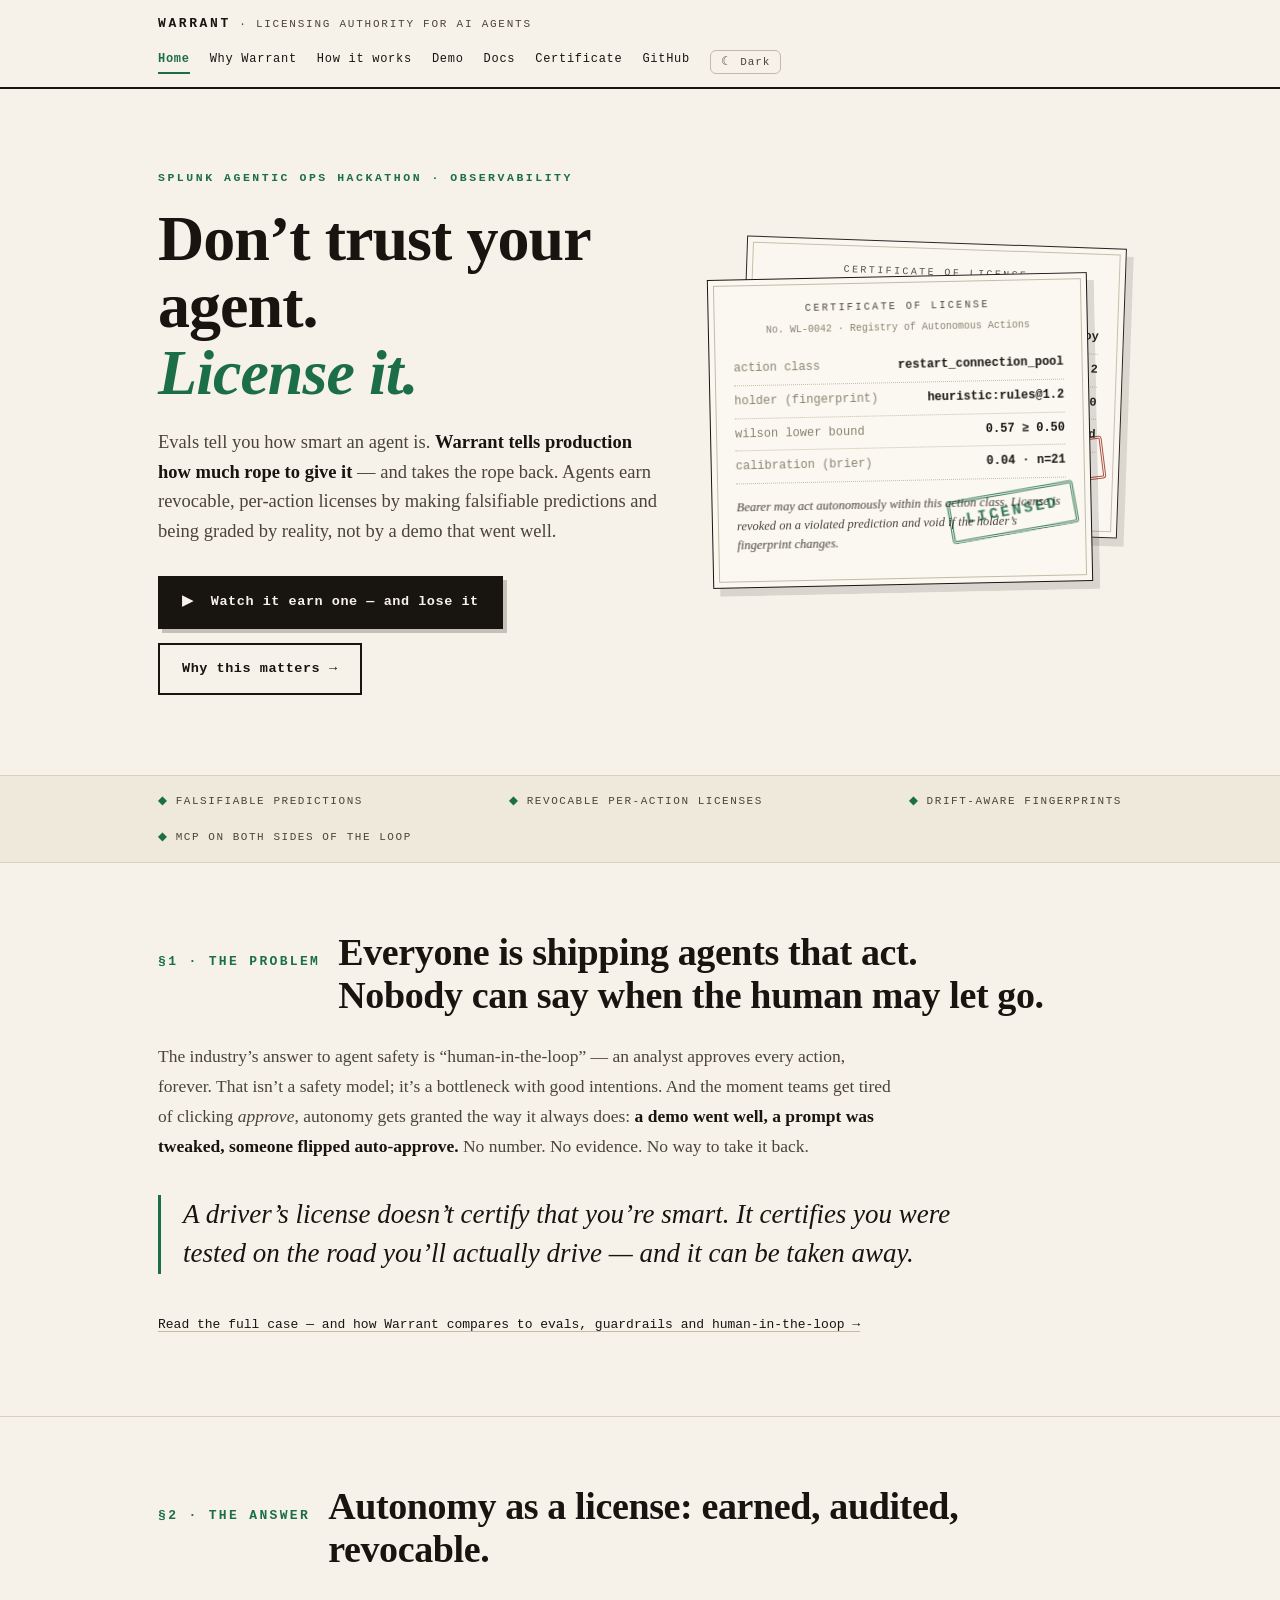
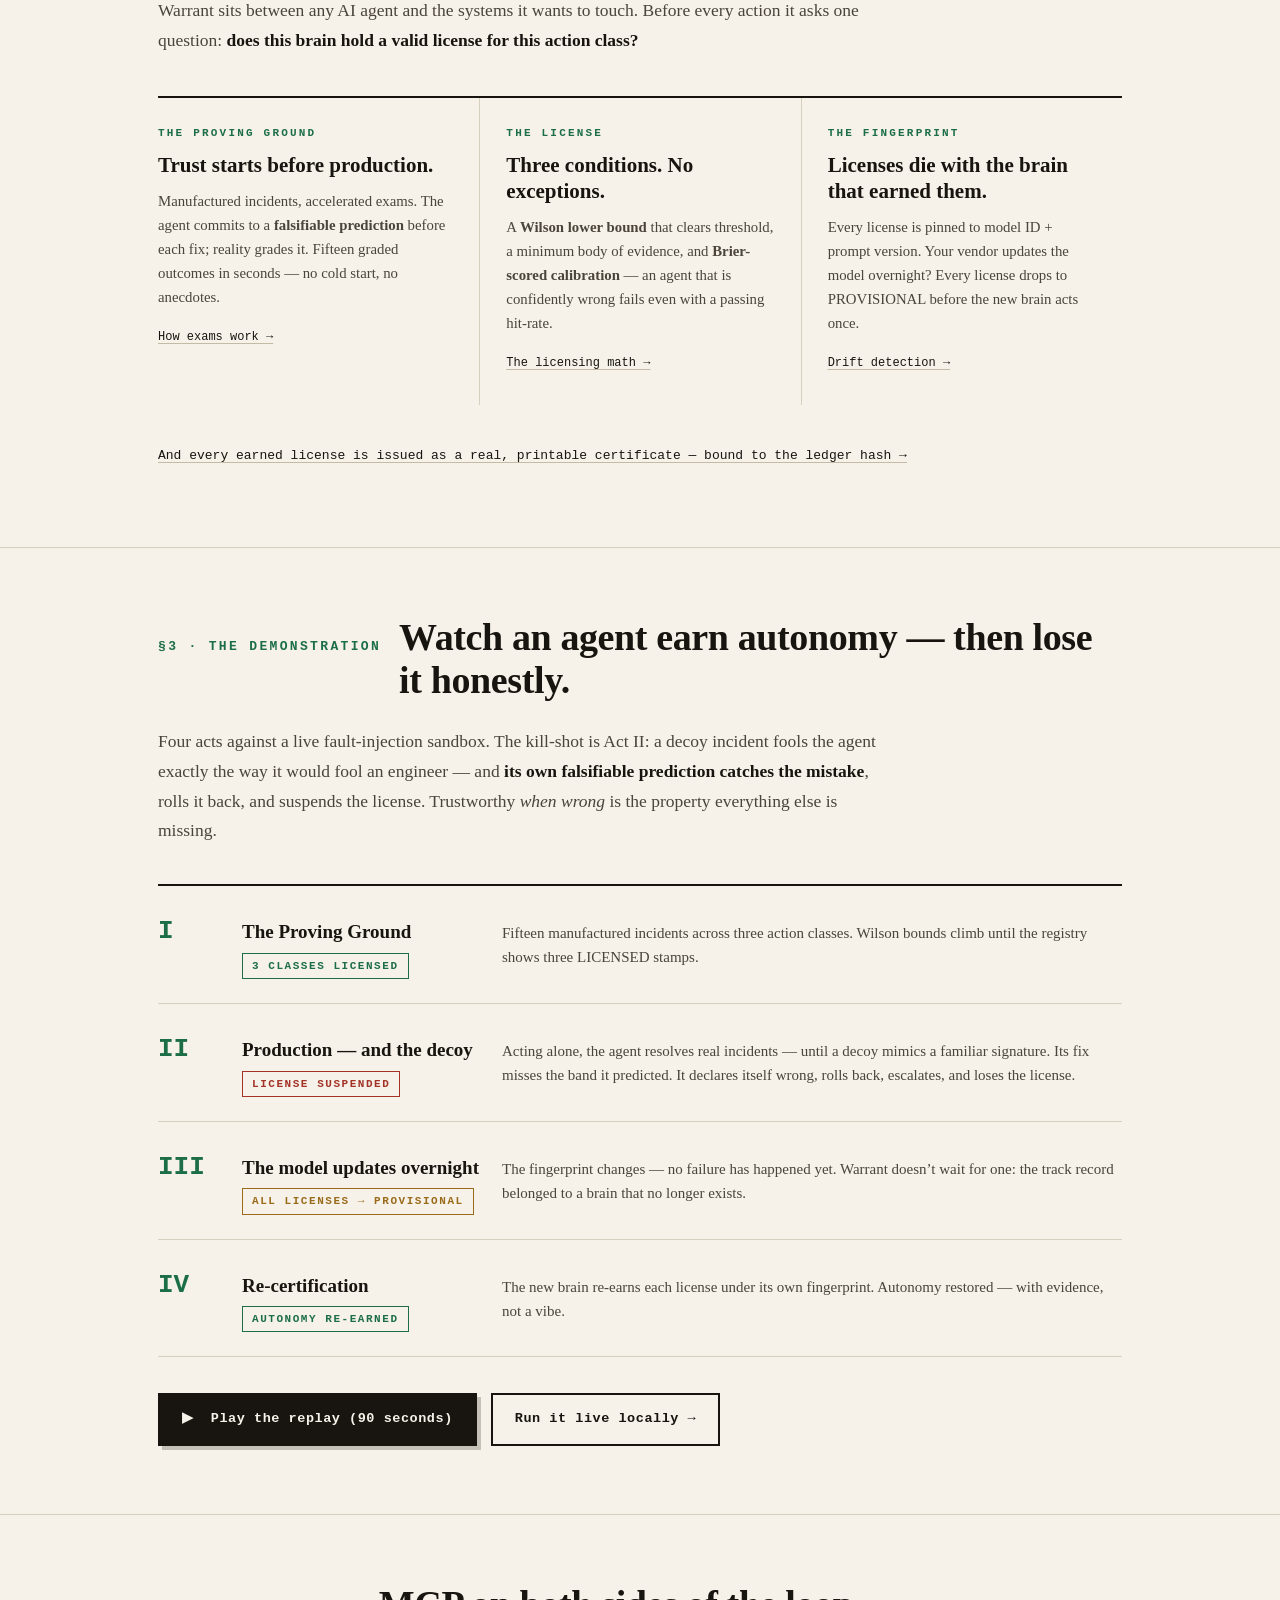
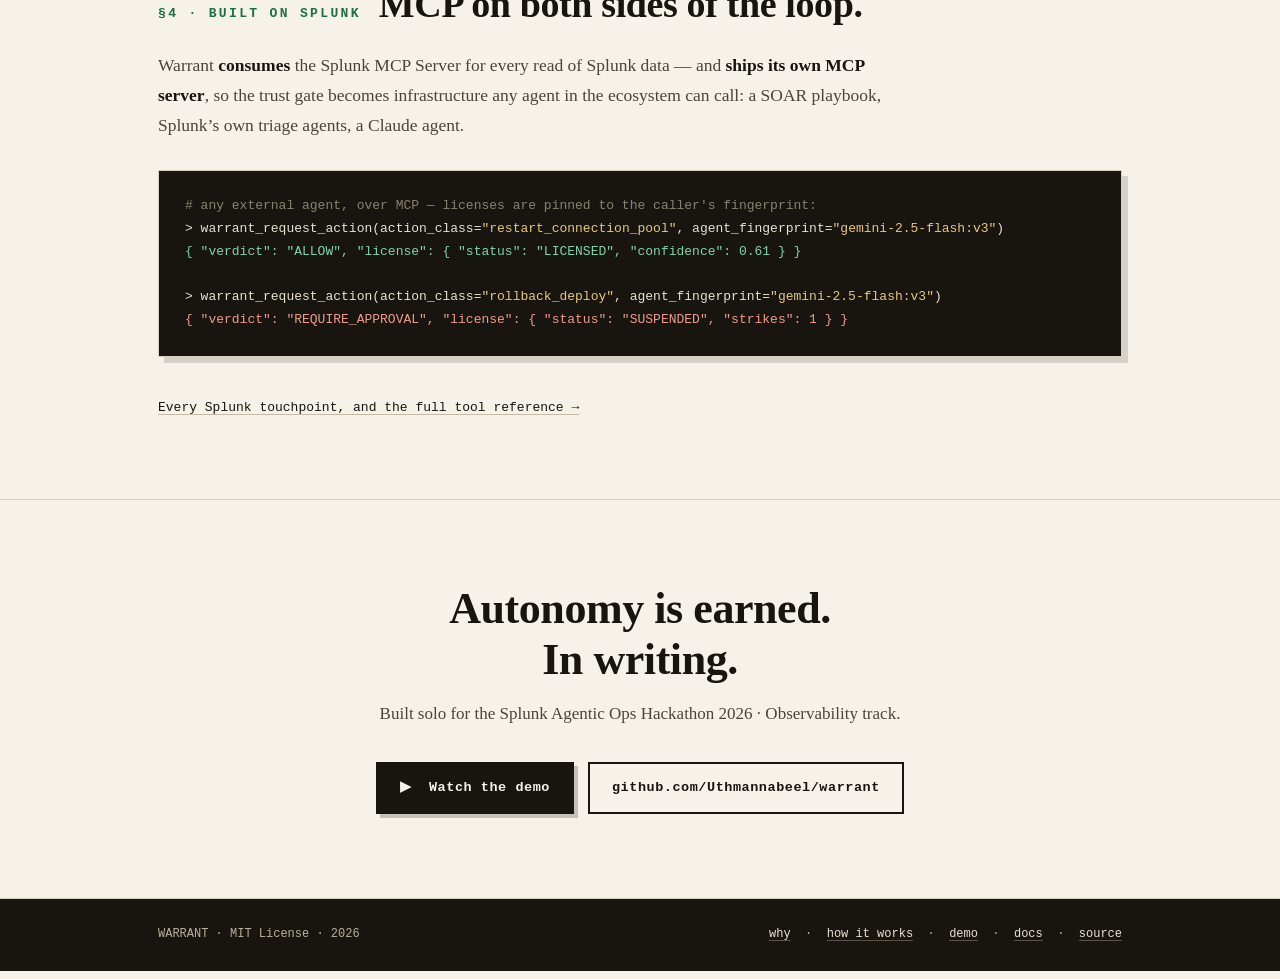
<file: web/index.html>
<!doctype html>
<html lang="en">
<head>
<meta charset="utf-8"/>
<meta name="viewport" content="width=device-width, initial-scale=1"/>
<meta name="theme-color" content="#f6f2e9" media="(prefers-color-scheme: light)"/>
<meta name="theme-color" content="#14120d" media="(prefers-color-scheme: dark)"/>
<script>(function(){try{var t=localStorage.getItem('warrant-theme');if(t!=='light'&&t!=='dark')t=matchMedia('(prefers-color-scheme:dark)').matches?'dark':'light';document.documentElement.setAttribute('data-theme',t);}catch(e){}})();function toggleTheme(){var el=document.documentElement,t=el.getAttribute('data-theme')==='dark'?'light':'dark';el.setAttribute('data-theme',t);try{localStorage.setItem('warrant-theme',t);}catch(e){}}</script>
<title>Warrant — the licensing authority for AI agents</title>
<meta name="description" content="Evals tell you how smart an agent is. Warrant tells production how much rope to give it — and takes the rope back. Revocable, per-action licenses for AI agents, earned in a proving ground and graded by reality."/>
<meta property="og:title" content="Warrant — the licensing authority for AI agents"/>
<meta property="og:description" content="Don't trust your agent. License it. Agents earn revocable, per-action licenses by making falsifiable predictions and being graded by reality."/>
<meta property="og:url" content="https://warrant-chi.vercel.app/"/>
<meta property="og:type" content="website"/>
<link rel="icon" href="data:image/svg+xml,%3Csvg xmlns='http://www.w3.org/2000/svg' viewBox='0 0 64 64'%3E%3Crect width='64' height='64' fill='%23f6f2e9'/%3E%3Crect x='7' y='7' width='50' height='50' fill='none' stroke='%231c6e46' stroke-width='5'/%3E%3Ctext x='32' y='45' font-family='Georgia,serif' font-size='36' font-weight='bold' text-anchor='middle' fill='%231c6e46'%3EW%3C/text%3E%3C/svg%3E"/>
<link rel="stylesheet" href="styles.css"/>
</head>
<body>

<div class="formbar">
  <div class="doc">
    <div class="id"><a href="index.html"><b>WARRANT</b></a> · Licensing authority for AI agents</div>
    <nav>
      <a href="index.html" class="active">Home</a>
      <a href="why.html">Why Warrant</a>
      <a href="how-it-works.html">How it works</a>
      <a href="demo.html">Demo</a>
      <a href="docs.html">Docs</a>
      <a href="certificate.html">Certificate</a>
      <a href="https://github.com/Uthmannabeel/warrant">GitHub</a>
      <button class="themetoggle" type="button" onclick="toggleTheme()" aria-label="Toggle light or dark theme"><span class="lbl-d"><span class="ico">&#9790;</span> Dark</span><span class="lbl-l"><span class="ico">&#9788;</span> Light</span></button>
    </nav>
  </div>
</div>

<!-- hero -->
<div class="hero">
  <div class="doc">
    <div>
      <p class="kicker">Splunk Agentic Ops Hackathon · Observability</p>
      <h1>Don&rsquo;t trust your agent.<br/><em>License it.</em></h1>
      <p class="lede">
        Evals tell you how smart an agent is. <b>Warrant tells production how much rope to give
        it</b> &mdash; and takes the rope back. Agents earn revocable, per-action licenses by making
        falsifiable predictions and being graded by reality, not by a demo that went well.
      </p>
      <div class="ctas">
        <a class="btn" href="demo.html">&#9654;&nbsp; Watch it earn one &mdash; and lose it</a>
        <a class="btn ghost" href="why.html">Why this matters &rarr;</a>
      </div>
    </div>
    <div class="certs" aria-hidden="true">
      <div class="cert back">
        <div class="ctitle">Certificate of License</div>
        <div class="cno">No. WL-0017 &middot; Registry of Autonomous Actions</div>
        <div class="field"><span class="k">action class</span><span class="v">rollback_deploy</span></div>
        <div class="field"><span class="k">holder (fingerprint)</span><span class="v">heuristic:rules@1.2</span></div>
        <div class="field"><span class="k">wilson lower bound</span><span class="v">0.31 &lt; 0.50</span></div>
        <div class="field"><span class="k">last outcome</span><span class="v">prediction violated</span></div>
        <div class="stamp red" data-stamp>Suspended</div>
        <p class="clause">Autonomy withdrawn on first violated prediction. Human approval required.</p>
      </div>
      <div class="cert front">
        <div class="ctitle">Certificate of License</div>
        <div class="cno">No. WL-0042 &middot; Registry of Autonomous Actions</div>
        <div class="field"><span class="k">action class</span><span class="v">restart_connection_pool</span></div>
        <div class="field"><span class="k">holder (fingerprint)</span><span class="v">heuristic:rules@1.2</span></div>
        <div class="field"><span class="k">wilson lower bound</span><span class="v">0.57 &ge; 0.50</span></div>
        <div class="field"><span class="k">calibration (brier)</span><span class="v">0.04 &middot; n=21</span></div>
        <div class="stamp green" data-stamp>Licensed</div>
        <p class="clause">Bearer may act autonomously within this action class. License is revoked
        on a violated prediction and void if the holder&rsquo;s fingerprint changes.</p>
      </div>
    </div>
  </div>
</div>

<!-- trust strip -->
<div class="strip">
  <div class="doc">
    <span><b>&#9670;</b> falsifiable predictions</span>
    <span><b>&#9670;</b> revocable per-action licenses</span>
    <span><b>&#9670;</b> drift-aware fingerprints</span>
    <span><b>&#9670;</b> MCP on both sides of the loop</span>
  </div>
</div>

<!-- problem -->
<section>
  <div class="doc rv">
    <div class="clausehead"><span class="num">&sect;1 &middot; THE PROBLEM</span>
      <h2>Everyone is shipping agents that act.<br/>Nobody can say when the human may let go.</h2></div>
    <p class="prose">
      The industry&rsquo;s answer to agent safety is &ldquo;human-in-the-loop&rdquo; &mdash; an analyst
      approves every action, forever. That isn&rsquo;t a safety model; it&rsquo;s a bottleneck with
      good intentions. And the moment teams get tired of clicking <i>approve</i>, autonomy gets
      granted the way it always does: <b>a demo went well, a prompt was tweaked, someone flipped
      auto&#8209;approve.</b> No number. No evidence. No way to take it back.
    </p>
    <p class="pull">
      A driver&rsquo;s license doesn&rsquo;t certify that you&rsquo;re smart. It certifies you were
      tested on the road you&rsquo;ll actually drive &mdash; and it can be taken away.
    </p>
    <p class="next"><a href="why.html">Read the full case &mdash; and how Warrant compares to evals, guardrails and human-in-the-loop &rarr;</a></p>
  </div>
</section>

<!-- answer -->
<section>
  <div class="doc rv">
    <div class="clausehead"><span class="num">&sect;2 &middot; THE ANSWER</span>
      <h2>Autonomy as a license: earned, audited, revocable.</h2></div>
    <p class="prose">
      Warrant sits between any AI agent and the systems it wants to touch. Before every action it
      asks one question: <b>does this brain hold a valid license for this action class?</b>
    </p>
    <div class="pillars">
      <div class="pillar">
        <div class="pnum">The Proving Ground</div>
        <h3>Trust starts before production.</h3>
        <p>Manufactured incidents, accelerated exams. The agent commits to a <b>falsifiable
        prediction</b> before each fix; reality grades it. Fifteen graded outcomes in seconds —
        no cold start, no anecdotes.</p>
        <a href="how-it-works.html#proving-ground">How exams work &rarr;</a>
      </div>
      <div class="pillar">
        <div class="pnum">The License</div>
        <h3>Three conditions. No exceptions.</h3>
        <p>A <b>Wilson lower bound</b> that clears threshold, a minimum body of evidence, and
        <b>Brier-scored calibration</b> — an agent that is confidently wrong fails even with a
        passing hit-rate.</p>
        <a href="how-it-works.html#license">The licensing math &rarr;</a>
      </div>
      <div class="pillar">
        <div class="pnum">The Fingerprint</div>
        <h3>Licenses die with the brain that earned them.</h3>
        <p>Every license is pinned to model&nbsp;ID + prompt version. Your vendor updates the model
        overnight? Every license drops to PROVISIONAL before the new brain acts once.</p>
        <a href="how-it-works.html#drift">Drift detection &rarr;</a>
      </div>
    </div>
    <p class="next"><a href="certificate.html">And every earned license is issued as a real, printable certificate &mdash; bound to the ledger hash &rarr;</a></p>
  </div>
</section>

<!-- demo -->
<section id="demo">
  <div class="doc rv">
    <div class="clausehead"><span class="num">&sect;3 &middot; THE DEMONSTRATION</span>
      <h2>Watch an agent earn autonomy &mdash; then lose it honestly.</h2></div>
    <p class="prose">
      Four acts against a live fault-injection sandbox. The kill-shot is Act&nbsp;II: a decoy
      incident fools the agent exactly the way it would fool an engineer &mdash; and <b>its own
      falsifiable prediction catches the mistake</b>, rolls it back, and suspends the license.
      Trustworthy <i>when wrong</i> is the property everything else is missing.
    </p>
    <div class="acts">
      <div class="act"><span class="anum">I</span>
        <div><h3>The Proving Ground</h3><span class="verdict v-ok">3 classes licensed</span></div>
        <p>Fifteen manufactured incidents across three action classes. Wilson bounds climb until
        the registry shows three LICENSED stamps.</p>
      </div>
      <div class="act"><span class="anum">II</span>
        <div><h3>Production &mdash; and the decoy</h3><span class="verdict v-bad">license suspended</span></div>
        <p>Acting alone, the agent resolves real incidents &mdash; until a decoy mimics a familiar
        signature. Its fix misses the band it predicted. It declares itself wrong, rolls back,
        escalates, and loses the license.</p>
      </div>
      <div class="act"><span class="anum">III</span>
        <div><h3>The model updates overnight</h3><span class="verdict v-warn">all licenses &rarr; provisional</span></div>
        <p>The fingerprint changes &mdash; no failure has happened yet. Warrant doesn&rsquo;t wait
        for one: the track record belonged to a brain that no longer exists.</p>
      </div>
      <div class="act"><span class="anum">IV</span>
        <div><h3>Re-certification</h3><span class="verdict v-ok">autonomy re-earned</span></div>
        <p>The new brain re-earns each license under its own fingerprint. Autonomy restored —
        with evidence, not a vibe.</p>
      </div>
    </div>
    <div class="ctas" style="margin-top:36px">
      <a class="btn" href="demo.html">&#9654;&nbsp; Play the replay (90 seconds)</a>
      <a class="btn ghost" href="docs.html">Run it live locally &rarr;</a>
    </div>
  </div>
</section>

<!-- splunk -->
<section id="splunk">
  <div class="doc rv">
    <div class="clausehead"><span class="num">&sect;4 &middot; BUILT ON SPLUNK</span>
      <h2>MCP on both sides of the loop.</h2></div>
    <p class="prose">
      Warrant <b>consumes</b> the Splunk MCP Server for every read of Splunk data &mdash; and
      <b>ships its own MCP server</b>, so the trust gate becomes infrastructure any agent in the
      ecosystem can call: a SOAR playbook, Splunk&rsquo;s own triage agents, a Claude agent.
    </p>
    <div class="plate"><span class="c"># any external agent, over MCP — licenses are pinned to the caller's fingerprint:</span>
&gt; warrant_request_action(action_class=<span class="y">"restart_connection_pool"</span>, agent_fingerprint=<span class="y">"gemini-2.5-flash:v3"</span>)
<span class="g">{ "verdict": "ALLOW", "license": { "status": "LICENSED", "confidence": 0.61 } }</span>

&gt; warrant_request_action(action_class=<span class="y">"rollback_deploy"</span>, agent_fingerprint=<span class="y">"gemini-2.5-flash:v3"</span>)
<span class="r">{ "verdict": "REQUIRE_APPROVAL", "license": { "status": "SUSPENDED", "strikes": 1 } }</span></div>
    <p class="next"><a href="how-it-works.html#mcp">Every Splunk touchpoint, and the full tool reference &rarr;</a></p>
  </div>
</section>

<!-- closing -->
<section class="closing">
  <div class="doc rv">
    <h2>Autonomy is earned.<br/>In writing.</h2>
    <p>Built solo for the Splunk Agentic Ops Hackathon 2026 &middot; Observability track.</p>
    <div class="ctas" style="justify-content:center">
      <a class="btn" href="demo.html">&#9654;&nbsp; Watch the demo</a>
      <a class="btn ghost" href="https://github.com/Uthmannabeel/warrant">github.com/Uthmannabeel/warrant</a>
    </div>
  </div>
</section>

<footer>
  <div class="doc">
    <span>WARRANT &middot; MIT License &middot; 2026</span>
    <span>
      <a href="why.html">why</a> &nbsp;&middot;&nbsp;
      <a href="how-it-works.html">how it works</a> &nbsp;&middot;&nbsp;
      <a href="demo.html">demo</a> &nbsp;&middot;&nbsp;
      <a href="docs.html">docs</a> &nbsp;&middot;&nbsp;
      <a href="https://github.com/Uthmannabeel/warrant">source</a>
    </span>
  </div>
</footer>

<script>
addEventListener('load',()=>{document.querySelectorAll('[data-stamp]').forEach((s,i)=>{
  setTimeout(()=>s.classList.add('in'),500+i*420)})});
const io=new IntersectionObserver(es=>es.forEach(e=>{
  if(e.isIntersecting){e.target.classList.add('vis');io.unobserve(e.target)}}),{threshold:.12});
document.querySelectorAll('.rv').forEach(el=>io.observe(el));
</script>
</body>
</html>
</file>
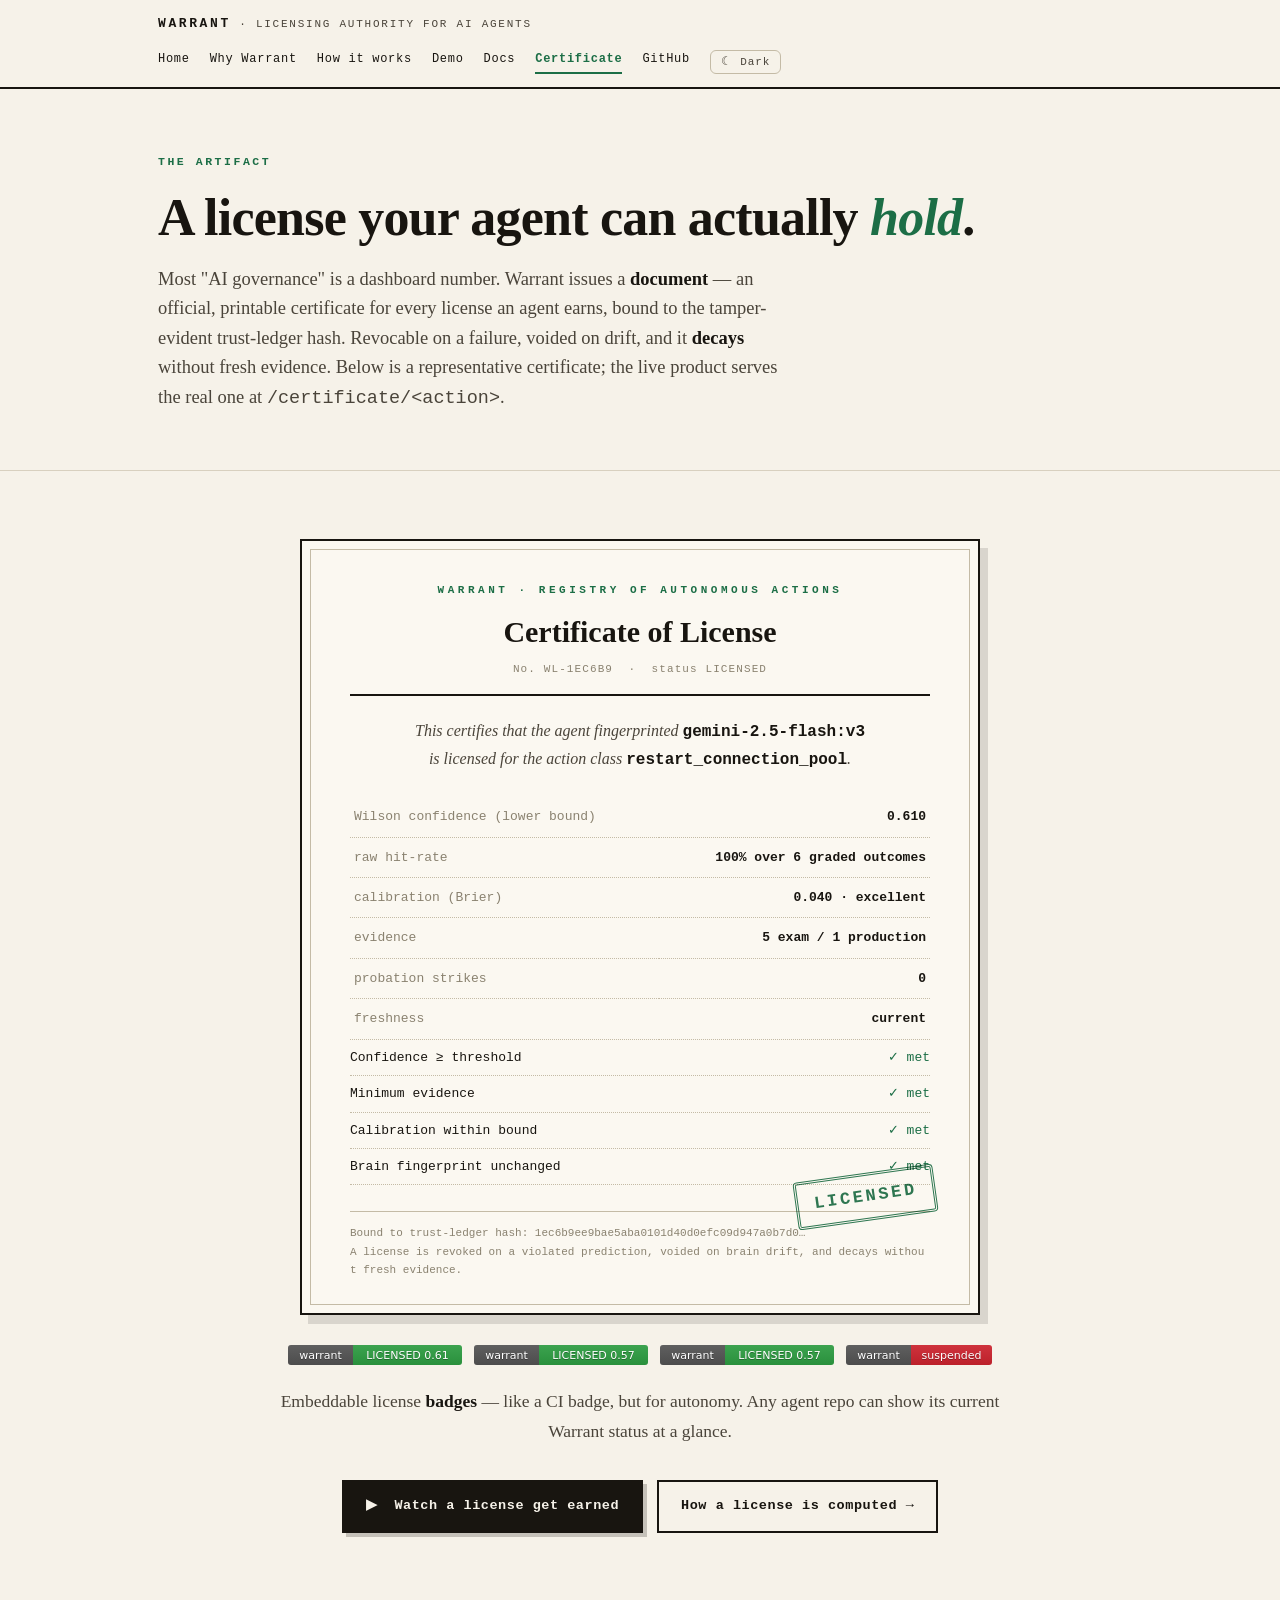
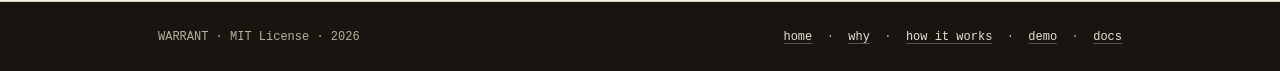
<file: web/certificate.html>
<!doctype html>
<html lang="en">
<head>
<meta charset="utf-8"/>
<meta name="viewport" content="width=device-width, initial-scale=1"/>
<title>License Certificate — Warrant</title>
<meta name="description" content="Warrant issues an official, printable certificate for every license an agent earns — bound to the tamper-evident trust-ledger hash."/>
<meta property="og:title" content="Warrant — a license your agent can actually hold"/>
<meta property="og:description" content="Every earned license is issued as an official certificate, bound to the trust-ledger hash. Revocable, fingerprinted, decaying."/>
<meta property="og:url" content="https://warrant-chi.vercel.app/certificate.html"/>
<meta property="og:type" content="website"/>
<meta name="theme-color" content="#f6f2e9" media="(prefers-color-scheme: light)"/>
<meta name="theme-color" content="#14120d" media="(prefers-color-scheme: dark)"/>
<script>(function(){try{var t=localStorage.getItem('warrant-theme');if(t!=='light'&&t!=='dark')t=matchMedia('(prefers-color-scheme:dark)').matches?'dark':'light';document.documentElement.setAttribute('data-theme',t);}catch(e){}})();function toggleTheme(){var el=document.documentElement,t=el.getAttribute('data-theme')==='dark'?'light':'dark';el.setAttribute('data-theme',t);try{localStorage.setItem('warrant-theme',t);}catch(e){}}</script>
<link rel="icon" href="data:image/svg+xml,%3Csvg xmlns='http://www.w3.org/2000/svg' viewBox='0 0 64 64'%3E%3Crect width='64' height='64' fill='%23f6f2e9'/%3E%3Crect x='7' y='7' width='50' height='50' fill='none' stroke='%231c6e46' stroke-width='5'/%3E%3Ctext x='32' y='45' font-family='Georgia,serif' font-size='36' font-weight='bold' text-anchor='middle' fill='%231c6e46'%3EW%3C/text%3E%3C/svg%3E"/>
<link rel="stylesheet" href="styles.css"/>
<style>
  .sheet{max-width:680px;margin:0 auto;background:var(--card);border:2px solid var(--ink);position:relative;
         padding:40px 48px 34px;box-shadow:8px 9px 0 var(--shadow-card)}
  .sheet::before{content:"";position:absolute;inset:8px;border:1px solid var(--rule2);pointer-events:none}
  .sheet .top{text-align:center;border-bottom:2px solid var(--ink);padding-bottom:16px;margin-bottom:22px}
  .sheet .k{font-family:var(--mono);font-size:11px;letter-spacing:.32em;color:var(--green);text-transform:uppercase;font-weight:700}
  .sheet h2{font-size:30px;margin:8px 0 4px}
  .sheet .no{font-family:var(--mono);font-size:11px;color:var(--faint);letter-spacing:.1em}
  .sheet .grant{font-style:italic;text-align:center;color:var(--ink2);margin:0 0 24px;font-size:16px}
  .sheet .grant b{font-style:normal;color:var(--ink);font-family:var(--mono)}
  .sheet table{width:100%;border-collapse:collapse;font-family:var(--mono);font-size:13px}
  .sheet td{padding:9px 4px;border-bottom:1px dotted var(--rule2)}
  .sheet td.k2{color:var(--faint)} .sheet td.v{text-align:right;font-weight:700}
  .sheet .conds .c{display:flex;justify-content:space-between;padding:7px 0;border-bottom:1px dotted var(--rule2);
                   font-family:var(--mono);font-size:13px;margin:0}
  .sheet .yes{color:var(--green)}
  .sheet .stamp2{position:absolute;right:42px;bottom:92px;transform:rotate(-8deg);border:3px double var(--green);
                 color:var(--green);font-family:var(--mono);font-weight:800;font-size:17px;letter-spacing:.16em;
                 padding:7px 16px;text-transform:uppercase;border-radius:4px;opacity:.92;mix-blend-mode:var(--stamp-blend)}
  .sheet .foot2{margin-top:26px;border-top:1px solid var(--rule2);padding-top:12px;font-family:var(--mono);
                font-size:11px;color:var(--faint);word-break:break-all}
  .badges{display:flex;gap:12px;justify-content:center;margin-top:30px;flex-wrap:wrap}
  .badges img{height:20px}
</style>
</head>
<body>

<div class="formbar">
  <div class="doc">
    <div class="id"><a href="index.html"><b>WARRANT</b></a> · Licensing authority for AI agents</div>
    <nav>
      <a href="index.html">Home</a>
      <a href="why.html">Why Warrant</a>
      <a href="how-it-works.html">How it works</a>
      <a href="demo.html">Demo</a>
      <a href="docs.html">Docs</a>
      <a href="certificate.html" class="active">Certificate</a>
      <a href="https://github.com/Uthmannabeel/warrant">GitHub</a>
      <button class="themetoggle" type="button" onclick="toggleTheme()" aria-label="Toggle light or dark theme"><span class="lbl-d"><span class="ico">&#9790;</span> Dark</span><span class="lbl-l"><span class="ico">&#9788;</span> Light</span></button>
    </nav>
  </div>
</div>

<div class="pagehero">
  <div class="doc">
    <p class="kicker">The artifact</p>
    <h1>A license your agent can actually <em>hold</em>.</h1>
    <p class="lede">
      Most "AI governance" is a dashboard number. Warrant issues a <b>document</b> — an official,
      printable certificate for every license an agent earns, bound to the tamper-evident
      trust-ledger hash. Revocable on a failure, voided on drift, and it <b>decays</b> without
      fresh evidence. Below is a representative certificate; the live product serves the real one
      at <span class="mono">/certificate/&lt;action&gt;</span>.
    </p>
  </div>
</div>

<section>
  <div class="doc rv">
    <div class="sheet">
      <div class="top">
        <div class="k">Warrant &middot; Registry of Autonomous Actions</div>
        <h2>Certificate of License</h2>
        <div class="no">No. WL-1EC6B9 &nbsp;·&nbsp; status LICENSED</div>
      </div>
      <p class="grant">This certifies that the agent fingerprinted
        <b>gemini-2.5-flash:v3</b><br/>is licensed for the action class
        <b>restart_connection_pool</b>.</p>
      <table>
        <tr><td class="k2">Wilson confidence (lower bound)</td><td class="v">0.610</td></tr>
        <tr><td class="k2">raw hit-rate</td><td class="v">100% over 6 graded outcomes</td></tr>
        <tr><td class="k2">calibration (Brier)</td><td class="v">0.040 &middot; excellent</td></tr>
        <tr><td class="k2">evidence</td><td class="v">5 exam / 1 production</td></tr>
        <tr><td class="k2">probation strikes</td><td class="v">0</td></tr>
        <tr><td class="k2">freshness</td><td class="v">current</td></tr>
      </table>
      <div class="conds">
        <div class="c"><span>Confidence &ge; threshold</span><span class="yes">&#10003; met</span></div>
        <div class="c"><span>Minimum evidence</span><span class="yes">&#10003; met</span></div>
        <div class="c"><span>Calibration within bound</span><span class="yes">&#10003; met</span></div>
        <div class="c"><span>Brain fingerprint unchanged</span><span class="yes">&#10003; met</span></div>
      </div>
      <div class="stamp2">Licensed</div>
      <div class="foot2">Bound to trust-ledger hash: 1ec6b9ee9bae5aba0101d40d0efc09d947a0b7d0&hellip;<br/>
        A license is revoked on a violated prediction, voided on brain drift, and decays without fresh evidence.</div>
    </div>

    <div class="badges">
      <img src="badges/restart_connection_pool.svg" alt="restart_connection_pool LICENSED"/>
      <img src="badges/rollback_deploy.svg" alt="rollback_deploy LICENSED"/>
      <img src="badges/clear_cache.svg" alt="clear_cache LICENSED"/>
      <img src="badges/suspended-example.svg" alt="example SUSPENDED"/>
    </div>
    <p class="prose" style="text-align:center;margin:22px auto 0">
      Embeddable license <b>badges</b> — like a CI badge, but for autonomy. Any agent repo can
      show its current Warrant status at a glance.
    </p>

    <div class="ctas" style="justify-content:center;margin-top:34px">
      <a class="btn" href="demo.html">&#9654;&nbsp; Watch a license get earned</a>
      <a class="btn ghost" href="how-it-works.html#license">How a license is computed &rarr;</a>
    </div>
  </div>
</section>

<footer>
  <div class="doc">
    <span>WARRANT &middot; MIT License &middot; 2026</span>
    <span>
      <a href="index.html">home</a> &nbsp;&middot;&nbsp;
      <a href="why.html">why</a> &nbsp;&middot;&nbsp;
      <a href="how-it-works.html">how it works</a> &nbsp;&middot;&nbsp;
      <a href="demo.html">demo</a> &nbsp;&middot;&nbsp;
      <a href="docs.html">docs</a>
    </span>
  </div>
</footer>

<script>
const io=new IntersectionObserver(es=>es.forEach(e=>{
  if(e.isIntersecting){e.target.classList.add('vis');io.unobserve(e.target)}}),{threshold:.12});
document.querySelectorAll('.rv').forEach(el=>io.observe(el));
</script>
</body>
</html>
</file>
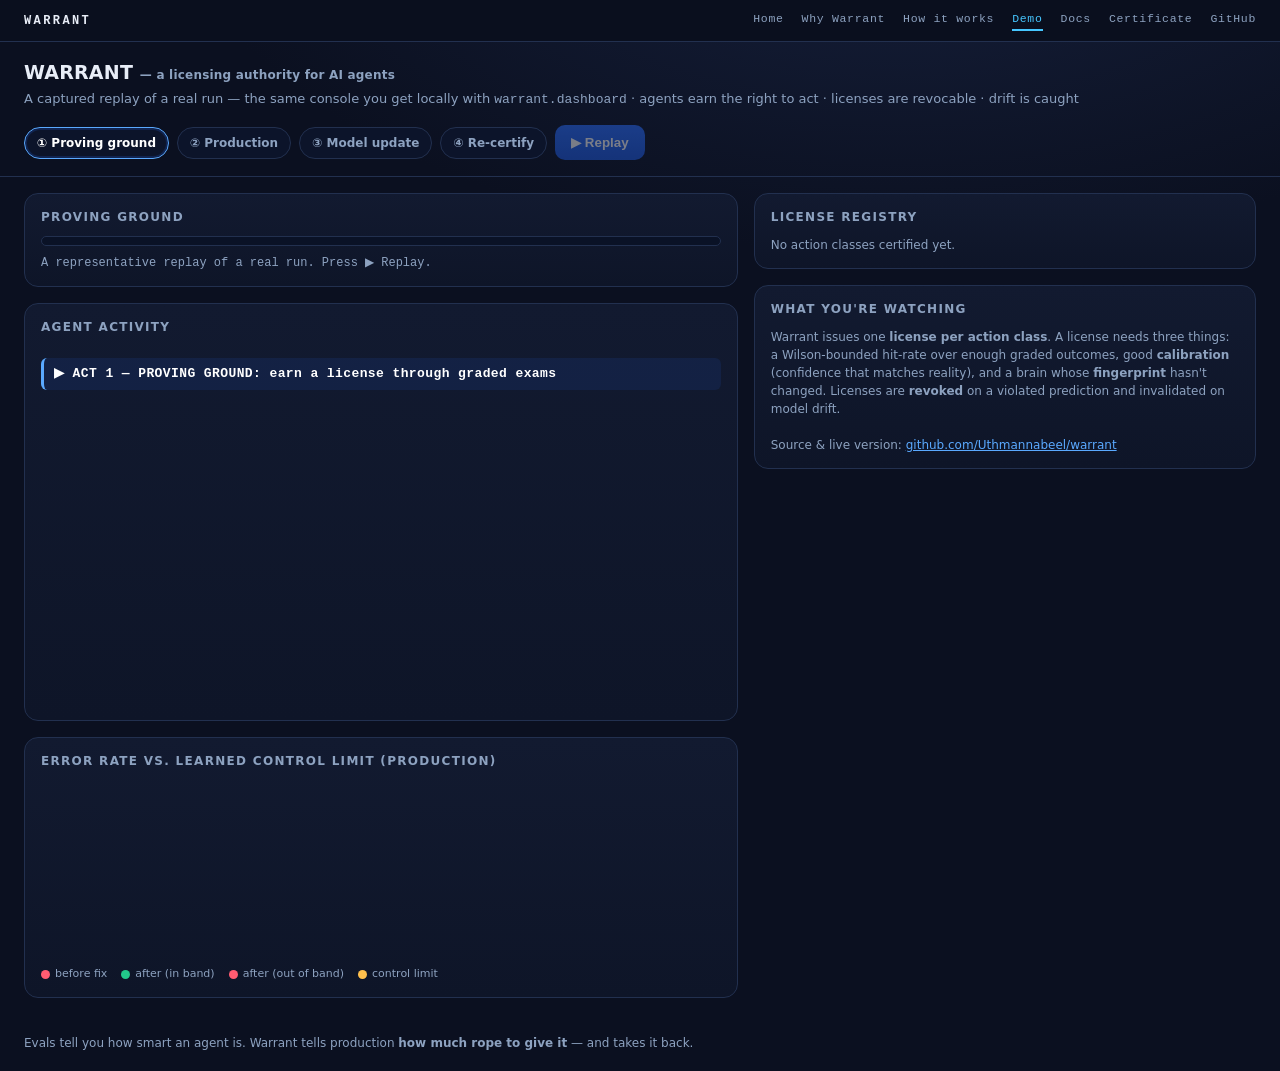
<file: web/demo.html>
<!doctype html>
<html lang="en">
<head>
<meta charset="utf-8"/>
<meta name="viewport" content="width=device-width, initial-scale=1"/>
<title>Demo — watch an agent earn its licenses, then lose one | Warrant</title>
<meta name="description" content="A captured replay of a real Warrant run: the proving ground, production with a decoy fault, a model update overnight, and re-certification."/>
<meta property="og:title" content="Warrant demo — an agent earns autonomy, then loses it honestly"/>
<meta property="og:description" content="Four acts, ninety seconds: exams, a revoked license, drift detection, re-certification."/>
<meta property="og:url" content="https://warrant-chi.vercel.app/demo.html"/>
<meta property="og:type" content="website"/>
<link rel="icon" href="data:image/svg+xml,%3Csvg xmlns='http://www.w3.org/2000/svg' viewBox='0 0 64 64'%3E%3Crect width='64' height='64' fill='%23f6f2e9'/%3E%3Crect x='7' y='7' width='50' height='50' fill='none' stroke='%231c6e46' stroke-width='5'/%3E%3Ctext x='32' y='45' font-family='Georgia,serif' font-size='36' font-weight='bold' text-anchor='middle' fill='%231c6e46'%3EW%3C/text%3E%3C/svg%3E"/>
<style>
  :root{
    --bg:#0b1020; --panel:#121a30; --panel2:#0e1528; --ink:#e8edf7; --muted:#8da2c0;
    --line:#22304f; --green:#22c98a; --red:#ff5c72; --amber:#ffc04d; --blue:#5aa9ff;
    --purple:#b388ff; --teal:#36d2c4; --cyan:#46c6ff;
  }
  *{box-sizing:border-box}
  body{margin:0;background:radial-gradient(1200px 600px at 70% -10%,#16203c 0,var(--bg) 60%);
       color:var(--ink);font:14px/1.5 ui-sans-serif,system-ui,Segoe UI,Roboto,Arial}
  header{display:flex;align-items:center;justify-content:space-between;gap:16px;
         padding:16px 24px;border-bottom:1px solid var(--line);flex-wrap:wrap}
  .brand h1{margin:0;font-size:19px;letter-spacing:.2px}
  .brand p{margin:2px 0 0;color:var(--muted);font-size:13px}
  .controls{display:flex;gap:8px;align-items:center;flex-wrap:wrap}
  .act-chip{padding:6px 12px;border-radius:99px;font-weight:700;font-size:12px;border:1px solid var(--line);
            background:#0c142a;color:var(--muted)}
  .act-chip.on{color:#fff;border-color:var(--blue);box-shadow:0 0 0 2px rgba(43,111,255,.18) inset}
  button{background:linear-gradient(180deg,#2b6fff,#1f5be0);color:#fff;border:0;border-radius:10px;
         padding:10px 16px;font-weight:600;cursor:pointer;box-shadow:0 6px 18px rgba(43,111,255,.3)}
  button:disabled{opacity:.45;cursor:not-allowed;box-shadow:none}
  .wrap{display:grid;grid-template-columns:1.35fr .95fr;gap:16px;padding:16px 24px}
  .card{background:linear-gradient(180deg,var(--panel),var(--panel2));border:1px solid var(--line);
        border-radius:14px;padding:14px 16px;margin-bottom:16px}
  .card h2{margin:0 0 10px;font-size:12px;text-transform:uppercase;letter-spacing:1.3px;color:var(--muted)}
  #log{height:360px;overflow:auto;font-family:ui-monospace,Consolas,monospace;font-size:12px}
  .ln{padding:2px 6px;border-radius:6px;white-space:pre-wrap;word-break:break-word}
  .tag{display:inline-block;min-width:88px;color:var(--muted)}
  .round-sep{margin:10px 0 6px;color:#fff;font-weight:700;border-top:1px dashed var(--line);padding-top:8px}
  .act-banner{margin:12px 0 6px;font-weight:800;font-size:13px;letter-spacing:.4px;color:#fff;
              border-left:3px solid var(--blue);padding:6px 10px;background:rgba(43,111,255,.10);border-radius:6px}
  .t-BRAIN .tag{color:var(--purple)} .t-PREDICT .tag{color:var(--blue)}
  .t-CONTEXT .tag{color:var(--teal)} .t-TRUST .tag{color:var(--amber)}
  .t-APPROVAL .tag{color:var(--amber)} .t-ACT .tag{color:var(--cyan)}
  .t-LEDGER .tag{color:var(--amber)} .t-BASELINE .tag{color:var(--muted)}
  .t-DRIFT .tag{color:var(--purple)}
  .ok{color:var(--green)} .bad{color:var(--red)} .warn{color:var(--amber)} .pur{color:var(--purple)}
  .lic{display:grid;grid-template-columns:1fr auto;gap:6px 10px;align-items:center;
       padding:10px 12px;border:1px solid var(--line);border-radius:11px;margin-bottom:9px;background:#0c142a}
  .lic .name{font-weight:700;font-family:ui-monospace,Consolas,monospace;font-size:12.5px}
  .lic .meta{color:var(--muted);font-size:11.5px;grid-column:1}
  .pill{justify-self:end;grid-row:1;padding:4px 10px;border-radius:99px;font-weight:800;font-size:11px;letter-spacing:.4px}
  .pill.LICENSED{background:rgba(34,201,138,.16);color:var(--green);border:1px solid rgba(34,201,138,.45)}
  .pill.PROVISIONAL{background:rgba(255,192,77,.14);color:var(--amber);border:1px solid rgba(255,192,77,.42)}
  .pill.SUSPENDED{background:rgba(255,92,114,.16);color:var(--red);border:1px solid rgba(255,92,114,.45)}
  .cbar{grid-column:1 / span 2;height:8px;background:#0a1226;border:1px solid var(--line);border-radius:99px;overflow:hidden}
  .cbar > i{display:block;height:100%;width:0;background:linear-gradient(90deg,#2b6fff,#36d2c4);transition:width .5s}
  .thr{font-size:11px;color:var(--muted);grid-column:1 / span 2;margin-top:-2px}
  .exambar{height:10px;background:#0a1226;border:1px solid var(--line);border-radius:99px;overflow:hidden;margin:4px 0 8px}
  .exambar > i{display:block;height:100%;width:0;background:linear-gradient(90deg,#b388ff,#46c6ff);transition:width .2s}
  .examnow{font-family:ui-monospace,Consolas,monospace;font-size:12px;color:var(--muted);min-height:18px}
  .fp{font-family:ui-monospace,Consolas,monospace;font-size:11px;color:var(--muted)}
  canvas{width:100%;height:180px;display:block}
  .legend{display:flex;gap:14px;color:var(--muted);font-size:11px;margin-top:6px;flex-wrap:wrap}
  .dot{display:inline-block;width:9px;height:9px;border-radius:99px;margin-right:5px;vertical-align:middle}
  .foot{padding:4px 24px 20px;color:var(--muted);font-size:12px}
  .sub{color:var(--muted);font-size:12px}
  a{color:var(--blue)}
</style>
</head>
<body>
<div style="border-bottom:1px solid var(--line);background:#0a0f1e">
  <div style="max-width:1400px;margin:0 auto;display:flex;justify-content:space-between;align-items:center;gap:16px;padding:10px 24px;flex-wrap:wrap">
    <a href="index.html" style="text-decoration:none;font-family:ui-monospace,Consolas,monospace;font-size:12px;letter-spacing:.2em;color:#e8edf7;font-weight:700">WARRANT</a>
    <nav style="display:flex;gap:18px;font-family:ui-monospace,Consolas,monospace;font-size:11.5px;letter-spacing:.06em">
      <a href="index.html" style="text-decoration:none;color:#8da2c0">Home</a>
      <a href="why.html" style="text-decoration:none;color:#8da2c0">Why Warrant</a>
      <a href="how-it-works.html" style="text-decoration:none;color:#8da2c0">How it works</a>
      <a href="demo.html" style="text-decoration:none;color:#46c6ff;border-bottom:2px solid #46c6ff;padding-bottom:2px">Demo</a>
      <a href="docs.html" style="text-decoration:none;color:#8da2c0">Docs</a>
      <a href="certificate.html" style="text-decoration:none;color:#8da2c0">Certificate</a>
      <a href="https://github.com/Uthmannabeel/warrant" style="text-decoration:none;color:#8da2c0">GitHub</a>
    </nav>
  </div>
</div>
<header>
  <div class="brand">
    <h1>WARRANT <span class="sub">— a licensing authority for AI agents</span></h1>
    <p>A captured replay of a real run — the same console you get locally with <span style="font-family:ui-monospace,Consolas,monospace">warrant.dashboard</span> · agents earn the right to act · licenses are revocable · drift is caught</p>
  </div>
  <div class="controls">
    <span class="act-chip" data-act="exams">① Proving ground</span>
    <span class="act-chip" data-act="production">② Production</span>
    <span class="act-chip" data-act="drift">③ Model update</span>
    <span class="act-chip" data-act="recertify">④ Re-certify</span>
    <button id="play">▶ Replay</button>
  </div>
</header>

<div class="wrap">
  <div>
    <div class="card">
      <h2>Proving ground</h2>
      <div class="exambar"><i id="examBar"></i></div>
      <div class="examnow" id="examNow">A representative replay of a real run. Press ▶ Replay.</div>
    </div>
    <div class="card">
      <h2>Agent activity</h2>
      <div id="log"></div>
    </div>
    <div class="card">
      <h2>Error rate vs. learned control limit (production)</h2>
      <canvas id="chart" width="640" height="180"></canvas>
      <div class="legend">
        <span><i class="dot" style="background:var(--red)"></i>before fix</span>
        <span><i class="dot" style="background:var(--green)"></i>after (in band)</span>
        <span><i class="dot" style="background:var(--red)"></i>after (out of band)</span>
        <span><i class="dot" style="background:var(--amber)"></i>control limit</span>
      </div>
    </div>
  </div>
  <div>
    <div class="card">
      <h2>License registry</h2>
      <div id="registry"><div class="sub">No action classes certified yet.</div></div>
      <div class="fp" id="fp"></div>
    </div>
    <div class="card">
      <h2>What you're watching</h2>
      <div class="sub">
        Warrant issues one <b>license per action class</b>. A license needs three things: a
        Wilson-bounded hit-rate over enough graded outcomes, good <b>calibration</b> (confidence
        that matches reality), and a brain whose <b>fingerprint</b> hasn't changed. Licenses are
        <b>revoked</b> on a violated prediction and invalidated on model drift.
        <br/><br/>
        Source &amp; live version:
        <a href="https://github.com/Uthmannabeel/warrant">github.com/Uthmannabeel/warrant</a>
      </div>
    </div>
  </div>
</div>
<div class="foot">Evals tell you how smart an agent is. Warrant tells production <b>how much rope to give it</b> — and takes it back.</div>

<script>
const $ = id => document.getElementById(id);
const logEl=$('log'), regEl=$('registry'), THRESH=0.5;
const metrics=[]; let events=[];

function tagOf(m){const x=m.match(/^\[([A-Z]+)\]/);return x?x[1]:''}
function addLine(msg){
  const tag=tagOf(msg), d=document.createElement('div'); d.className='ln t-'+tag;
  let rest=msg.replace(/^\[[A-Z]+\]\s*/,''), cls='';
  if(/INSIDE|RESOLVED|recovered|HIT|LICENSED|AUTONOMOUS/.test(msg)) cls='ok';
  if(/OUTSIDE|WRONG|MISS|still degraded|SUSPENDED|revoked/.test(msg)) cls='bad';
  if(/HUMAN-IN-THE-LOOP|approval|PROVISIONAL/.test(msg)) cls='warn';
  if(/DRIFT/.test(msg)) cls='pur';
  d.innerHTML='<span class="tag">'+tag+'</span><span class="'+cls+'">'+
    rest.replace(/[<>&]/g,c=>({'<':'&lt;','>':'&gt;','&':'&amp;'}[c]))+'</span>';
  logEl.appendChild(d); logEl.scrollTop=logEl.scrollHeight;
}
function sep(text,cls){const d=document.createElement('div');d.className=cls;d.textContent=text;
  logEl.appendChild(d);logEl.scrollTop=logEl.scrollHeight;}
function renderRegistry(ev){
  $('fp').textContent='brain fingerprint: '+ev.fingerprint;
  if(!ev.items.length){regEl.innerHTML='<div class="sub">No action classes certified yet.</div>';return;}
  regEl.innerHTML='';
  ev.items.slice().sort((a,b)=>a.action_class.localeCompare(b.action_class)).forEach(l=>{
    const pct=Math.round((l.confidence||0)*100);
    const hit=l.hit_rate==null?'—':Math.round(l.hit_rate*100)+'%';
    const div=document.createElement('div'); div.className='lic';
    div.innerHTML=
      '<div class="name">'+l.action_class+'</div>'+
      '<div class="pill '+l.status+'">'+l.status+'</div>'+
      '<div class="meta">conf '+(l.confidence||0).toFixed(2)+' · hit '+hit+
        ' · calib '+l.calibration+' · n='+l.samples+' ('+l.exams+' exam/'+l.production+' prod)'+
        (l.drifted?' · ⚠ drifted':'')+'</div>'+
      '<div class="cbar"><i style="width:'+Math.min(100,pct)+'%"></i></div>'+
      '<div class="thr">threshold '+Math.round(THRESH*100)+'% &nbsp;'+(l.reason||'')+'</div>';
    regEl.appendChild(div);
  });
}
function drawChart(){
  const c=$('chart'),x=c.getContext('2d'),W=c.width,H=c.height,padL=40,padB=22,padT=10;
  x.clearRect(0,0,W,H); if(!metrics.length)return;
  let mx=0; metrics.forEach(m=>{mx=Math.max(mx,m.before,m.after,m.limit)}); mx=mx*1.15||0.1;
  const pH=H-padB-padT,pW=W-padL-8,y=v=>padT+pH-(v/mx)*pH;
  x.strokeStyle='#22304f';x.beginPath();x.moveTo(padL,padT);x.lineTo(padL,padT+pH);x.lineTo(W-4,padT+pH);x.stroke();
  const slot=pW/metrics.length;
  metrics.forEach((m,i)=>{const cx=padL+slot*i+slot/2,bw=Math.min(24,slot*0.3);
    x.fillStyle='rgba(255,92,114,.85)';x.fillRect(cx-bw-2,y(m.before),bw,padT+pH-y(m.before));
    x.fillStyle=m.correct?'rgba(34,201,138,.9)':'rgba(255,92,114,.9)';x.fillRect(cx+2,y(m.after),bw,padT+pH-y(m.after));
    x.fillStyle='#8da2c0';x.font='11px system-ui';x.textAlign='center';x.fillText('R'+m.round,cx,H-7);});
  const lim=metrics[metrics.length-1].limit;
  x.strokeStyle='#ffc04d';x.setLineDash([5,4]);x.beginPath();x.moveTo(padL,y(lim));x.lineTo(W-4,y(lim));x.stroke();x.setLineDash([]);
  x.fillStyle='#ffc04d';x.textAlign='left';x.font='10px system-ui';x.fillText('control limit',padL+4,y(lim)-4);
}
function chip(act){document.querySelectorAll('.act-chip').forEach(c=>c.classList.toggle('on',c.dataset.act===act));}

const delays={act:3200,phase:1000,round:2400,log:1000,exam:420,metric:2200,licenses:0};
const sleep=ms=>new Promise(r=>setTimeout(r,ms));

function applyEvent(d){
  if(d.type==='act'){ chip(d.act); sep('▶ '+d.title,'act-banner'); $('examBar').style.width='0%'; }
  else if(d.type==='log') addLine(d.msg);
  else if(d.type==='licenses') renderRegistry(d);
  else if(d.type==='exam'){
    $('examBar').style.width=Math.round(d.n/d.total*100)+'%';
    $('examNow').innerHTML='exam '+d.n+'/'+d.total+' &nbsp; '+d.scenario+
      ' &nbsp;→ chose <b>'+d.chosen+'</b> &nbsp;'+(d.correct?'<span class="ok">HIT</span>':'<span class="bad">MISS</span>');
  }
  else if(d.type==='phase'){ sep(d.title+' — '+d.total+' exams','round-sep'); $('examBar').style.width='0%'; }
  else if(d.type==='round'){ sep('Round '+d.n+'/'+d.total+' — '+d.title,'round-sep'); }
  else if(d.type==='metric'){ metrics.push(d); drawChart(); }
}

async function replay(){
  $('play').disabled=true;
  logEl.innerHTML=''; regEl.innerHTML='<div class="sub">No action classes certified yet.</div>';
  metrics.length=0; drawChart(); $('examBar').style.width='0%';
  for(const d of events){ applyEvent(d); await sleep(delays[d.type]??120); }
  $('examNow').innerHTML='Replay complete. This is a <b>representative run</b> of the live dashboard.';
  chip(''); $('play').disabled=false;
}

fetch('events.json').then(r=>r.json()).then(j=>{
  events = j.events||[];
  $('play').onclick=replay;
  replay();  // auto-play on load
}).catch(()=>{ $('examNow').textContent='Could not load events.json.'; });
</script>
</body>
</html>
</file>
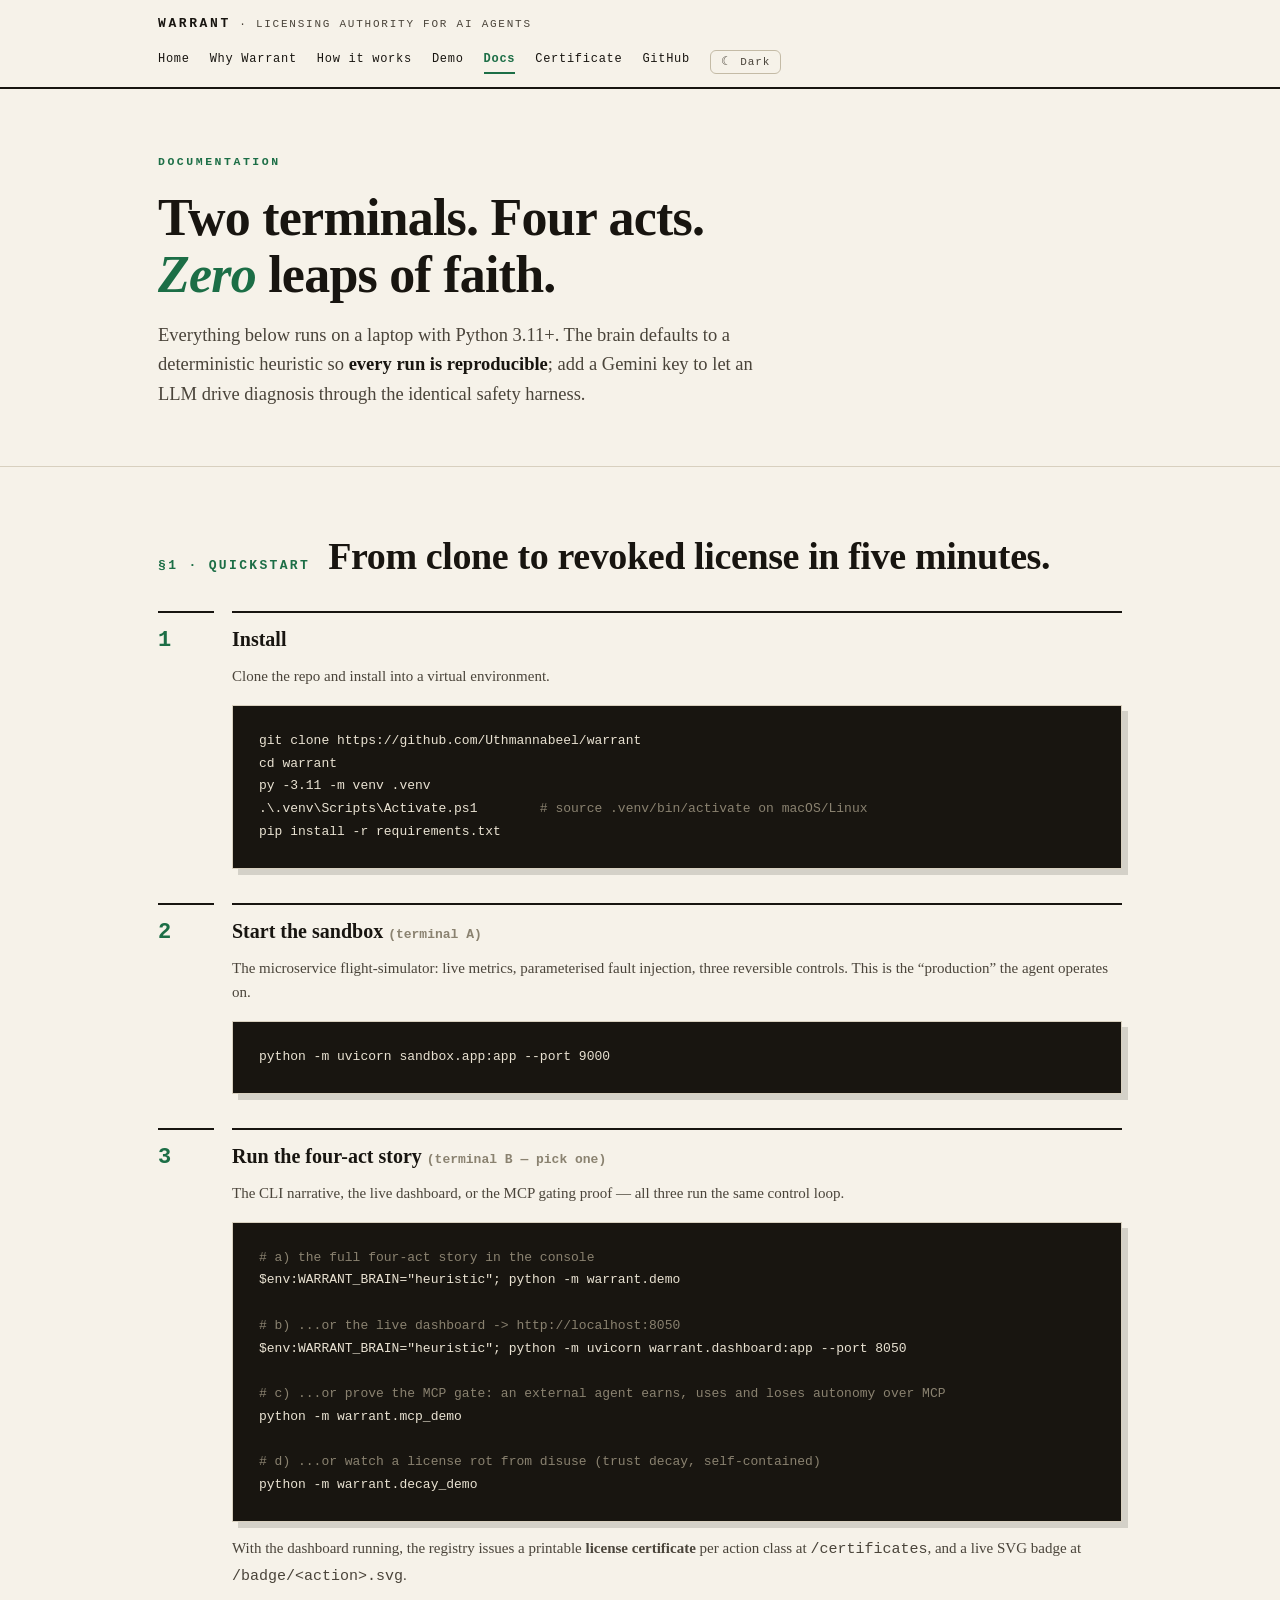
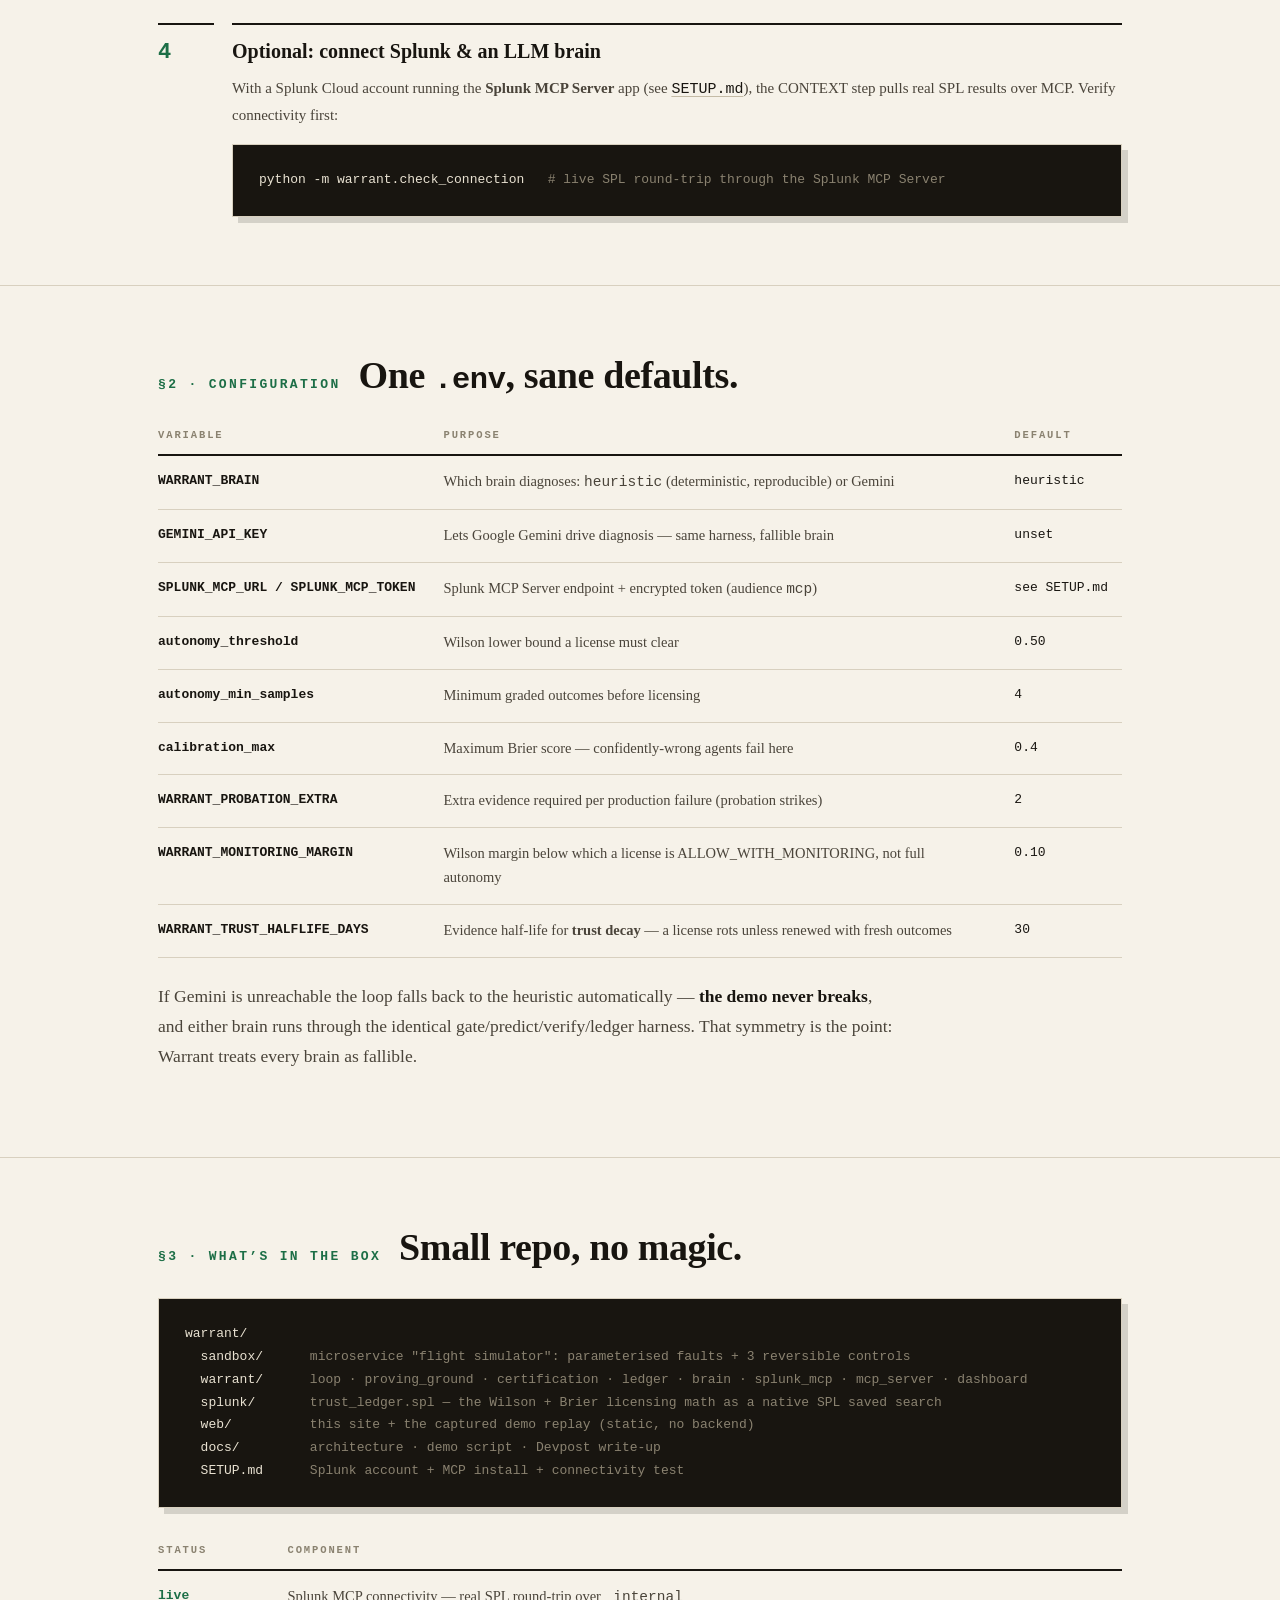
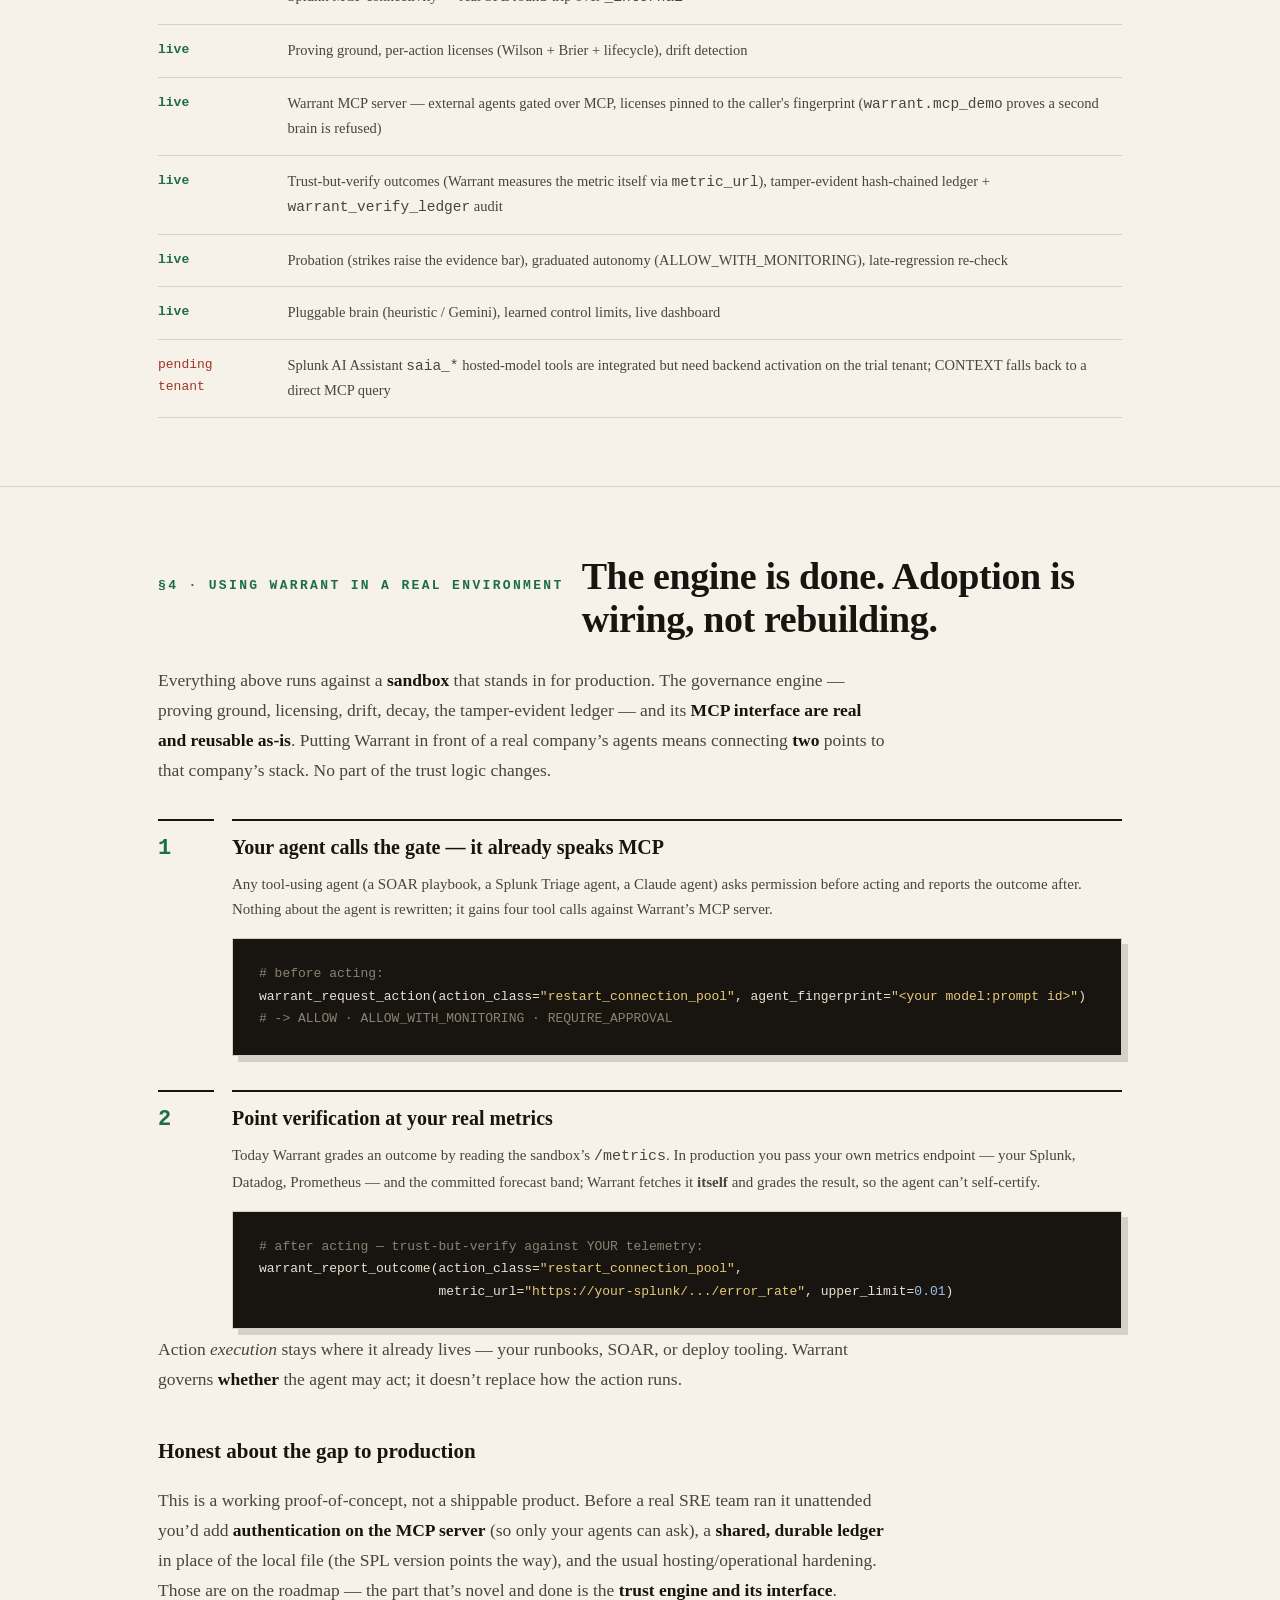
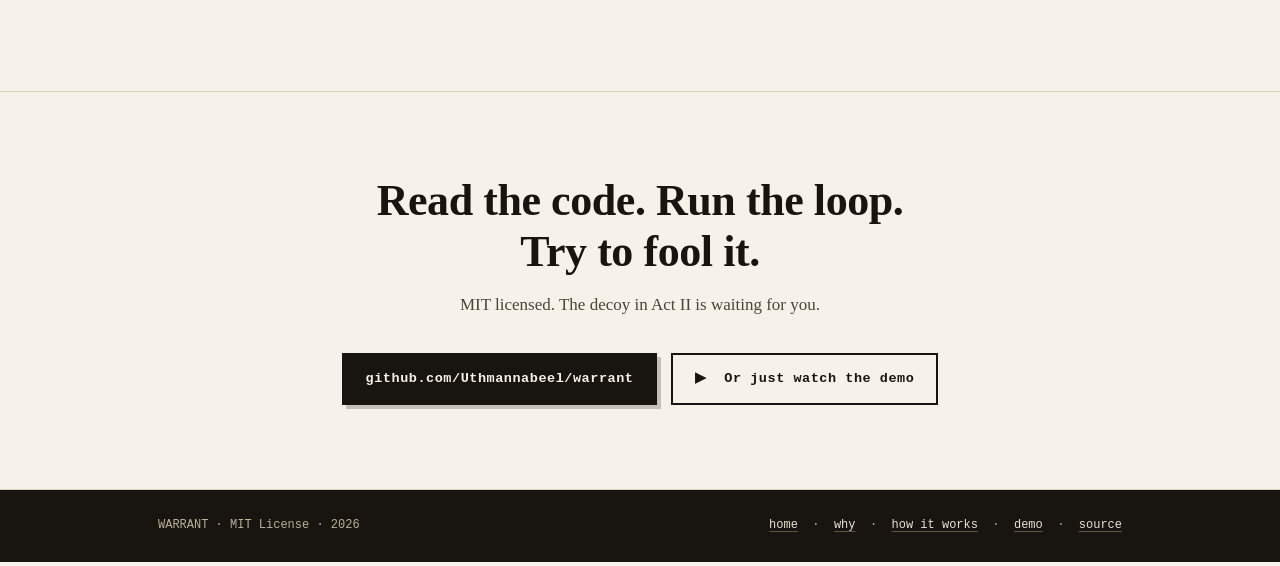
<file: web/docs.html>
<!doctype html>
<html lang="en">
<head>
<meta charset="utf-8"/>
<meta name="viewport" content="width=device-width, initial-scale=1"/>
<meta name="theme-color" content="#f6f2e9" media="(prefers-color-scheme: light)"/>
<meta name="theme-color" content="#14120d" media="(prefers-color-scheme: dark)"/>
<script>(function(){try{var t=localStorage.getItem('warrant-theme');if(t!=='light'&&t!=='dark')t=matchMedia('(prefers-color-scheme:dark)').matches?'dark':'light';document.documentElement.setAttribute('data-theme',t);}catch(e){}})();function toggleTheme(){var el=document.documentElement,t=el.getAttribute('data-theme')==='dark'?'light':'dark';el.setAttribute('data-theme',t);try{localStorage.setItem('warrant-theme',t);}catch(e){}}</script>
<title>Docs — run Warrant locally in two terminals</title>
<meta name="description" content="Quickstart: clone, install, start the sandbox, and watch an agent earn — and lose — its licenses. Plus configuration reference and repo layout."/>
<meta property="og:title" content="Warrant docs — run it locally"/>
<meta property="og:description" content="Clone, install, start the sandbox, and watch an agent earn — and lose — its licenses."/>
<meta property="og:url" content="https://warrant-chi.vercel.app/docs.html"/>
<meta property="og:type" content="website"/>
<link rel="icon" href="data:image/svg+xml,%3Csvg xmlns='http://www.w3.org/2000/svg' viewBox='0 0 64 64'%3E%3Crect width='64' height='64' fill='%23f6f2e9'/%3E%3Crect x='7' y='7' width='50' height='50' fill='none' stroke='%231c6e46' stroke-width='5'/%3E%3Ctext x='32' y='45' font-family='Georgia,serif' font-size='36' font-weight='bold' text-anchor='middle' fill='%231c6e46'%3EW%3C/text%3E%3C/svg%3E"/>
<link rel="stylesheet" href="styles.css"/>
</head>
<body>

<div class="formbar">
  <div class="doc">
    <div class="id"><a href="index.html"><b>WARRANT</b></a> · Licensing authority for AI agents</div>
    <nav>
      <a href="index.html">Home</a>
      <a href="why.html">Why Warrant</a>
      <a href="how-it-works.html">How it works</a>
      <a href="demo.html">Demo</a>
      <a href="docs.html" class="active">Docs</a>
      <a href="certificate.html">Certificate</a>
      <a href="https://github.com/Uthmannabeel/warrant">GitHub</a>
      <button class="themetoggle" type="button" onclick="toggleTheme()" aria-label="Toggle light or dark theme"><span class="lbl-d"><span class="ico">&#9790;</span> Dark</span><span class="lbl-l"><span class="ico">&#9788;</span> Light</span></button>
    </nav>
  </div>
</div>

<div class="pagehero">
  <div class="doc">
    <p class="kicker">Documentation</p>
    <h1>Two terminals. Four acts.<br/><em>Zero</em> leaps of faith.</h1>
    <p class="lede">
      Everything below runs on a laptop with Python 3.11+. The brain defaults to a deterministic
      heuristic so <b>every run is reproducible</b>; add a Gemini key to let an LLM drive
      diagnosis through the identical safety harness.
    </p>
  </div>
</div>

<!-- quickstart -->
<section id="quickstart">
  <div class="doc rv">
    <div class="clausehead"><span class="num">&sect;1 &middot; QUICKSTART</span>
      <h2>From clone to revoked license in five minutes.</h2></div>

    <div class="step">
      <div class="n">1</div>
      <div class="body">
        <h3>Install</h3>
        <p>Clone the repo and install into a virtual environment.</p>
        <div class="plate">git clone https://github.com/Uthmannabeel/warrant
cd warrant
py -3.11 -m venv .venv
.\.venv\Scripts\Activate.ps1        <span class="c"># source .venv/bin/activate on macOS/Linux</span>
pip install -r requirements.txt</div>
      </div>
    </div>

    <div class="step">
      <div class="n">2</div>
      <div class="body">
        <h3>Start the sandbox <span class="mono" style="font-size:13px;color:var(--faint)">(terminal A)</span></h3>
        <p>The microservice flight-simulator: live metrics, parameterised fault injection, three
        reversible controls. This is the &ldquo;production&rdquo; the agent operates on.</p>
        <div class="plate">python -m uvicorn sandbox.app:app --port 9000</div>
      </div>
    </div>

    <div class="step">
      <div class="n">3</div>
      <div class="body">
        <h3>Run the four-act story <span class="mono" style="font-size:13px;color:var(--faint)">(terminal B — pick one)</span></h3>
        <p>The CLI narrative, the live dashboard, or the MCP gating proof — all three run the
        same control loop.</p>
        <div class="plate"><span class="c"># a) the full four-act story in the console</span>
$env:WARRANT_BRAIN="heuristic"; python -m warrant.demo

<span class="c"># b) ...or the live dashboard -> http://localhost:8050</span>
$env:WARRANT_BRAIN="heuristic"; python -m uvicorn warrant.dashboard:app --port 8050

<span class="c"># c) ...or prove the MCP gate: an external agent earns, uses and loses autonomy over MCP</span>
python -m warrant.mcp_demo

<span class="c"># d) ...or watch a license rot from disuse (trust decay, self-contained)</span>
python -m warrant.decay_demo</div>
        <p style="margin-top:14px">With the dashboard running, the registry issues a printable
        <b>license certificate</b> per action class at <span class="mono">/certificates</span>,
        and a live SVG badge at <span class="mono">/badge/&lt;action&gt;.svg</span>.</p>
      </div>
    </div>

    <div class="step">
      <div class="n">4</div>
      <div class="body">
        <h3>Optional: connect Splunk &amp; an LLM brain</h3>
        <p>With a Splunk Cloud account running the <b>Splunk MCP Server</b> app (see
        <a href="https://github.com/Uthmannabeel/warrant/blob/main/SETUP.md"><span class="mono">SETUP.md</span></a>),
        the CONTEXT step pulls real SPL results over MCP. Verify connectivity first:</p>
        <div class="plate">python -m warrant.check_connection   <span class="c"># live SPL round-trip through the Splunk MCP Server</span></div>
      </div>
    </div>
  </div>
</section>

<!-- configuration -->
<section id="config">
  <div class="doc rv">
    <div class="clausehead"><span class="num">&sect;2 &middot; CONFIGURATION</span>
      <h2>One <span class="mono" style="font-size:.8em">.env</span>, sane defaults.</h2></div>
    <table class="ledger">
      <thead><tr><th>variable</th><th>purpose</th><th>default</th></tr></thead>
      <tbody>
        <tr><td class="cond">WARRANT_BRAIN</td>
            <td class="serif">Which brain diagnoses: <span class="mono">heuristic</span> (deterministic, reproducible) or Gemini</td>
            <td>heuristic</td></tr>
        <tr><td class="cond">GEMINI_API_KEY</td>
            <td class="serif">Lets Google Gemini drive diagnosis — same harness, fallible brain</td>
            <td>unset</td></tr>
        <tr><td class="cond">SPLUNK_MCP_URL / SPLUNK_MCP_TOKEN</td>
            <td class="serif">Splunk MCP Server endpoint + encrypted token (audience <span class="mono">mcp</span>)</td>
            <td>see SETUP.md</td></tr>
        <tr><td class="cond">autonomy_threshold</td>
            <td class="serif">Wilson lower bound a license must clear</td>
            <td>0.50</td></tr>
        <tr><td class="cond">autonomy_min_samples</td>
            <td class="serif">Minimum graded outcomes before licensing</td>
            <td>4</td></tr>
        <tr><td class="cond">calibration_max</td>
            <td class="serif">Maximum Brier score — confidently-wrong agents fail here</td>
            <td>0.4</td></tr>
        <tr><td class="cond">WARRANT_PROBATION_EXTRA</td>
            <td class="serif">Extra evidence required per production failure (probation strikes)</td>
            <td>2</td></tr>
        <tr><td class="cond">WARRANT_MONITORING_MARGIN</td>
            <td class="serif">Wilson margin below which a license is ALLOW_WITH_MONITORING, not full autonomy</td>
            <td>0.10</td></tr>
        <tr><td class="cond">WARRANT_TRUST_HALFLIFE_DAYS</td>
            <td class="serif">Evidence half-life for <b>trust decay</b> — a license rots unless renewed with fresh outcomes</td>
            <td>30</td></tr>
      </tbody>
    </table>
    <p class="prose" style="margin-top:24px">
      If Gemini is unreachable the loop falls back to the heuristic automatically — <b>the demo
      never breaks</b>, and either brain runs through the identical gate/predict/verify/ledger
      harness. That symmetry is the point: Warrant treats every brain as fallible.
    </p>
  </div>
</section>

<!-- repo layout -->
<section id="layout">
  <div class="doc rv">
    <div class="clausehead"><span class="num">&sect;3 &middot; WHAT&rsquo;S IN THE BOX</span>
      <h2>Small repo, no magic.</h2></div>
    <div class="plate">warrant/
  sandbox/      <span class="c">microservice "flight simulator": parameterised faults + 3 reversible controls</span>
  warrant/      <span class="c">loop · proving_ground · certification · ledger · brain · splunk_mcp · mcp_server · dashboard</span>
  splunk/       <span class="c">trust_ledger.spl — the Wilson + Brier licensing math as a native SPL saved search</span>
  web/          <span class="c">this site + the captured demo replay (static, no backend)</span>
  docs/         <span class="c">architecture · demo script · Devpost write-up</span>
  SETUP.md      <span class="c">Splunk account + MCP install + connectivity test</span></div>
    <table class="ledger" style="margin-top:34px">
      <thead><tr><th>status</th><th>component</th></tr></thead>
      <tbody>
        <tr><td class="ok">live</td><td class="serif">Splunk MCP connectivity — real SPL round-trip over <span class="mono">_internal</span></td></tr>
        <tr><td class="ok">live</td><td class="serif">Proving ground, per-action licenses (Wilson + Brier + lifecycle), drift detection</td></tr>
        <tr><td class="ok">live</td><td class="serif">Warrant MCP server — external agents gated over MCP, licenses pinned to the caller's fingerprint (<span class="mono">warrant.mcp_demo</span> proves a second brain is refused)</td></tr>
        <tr><td class="ok">live</td><td class="serif">Trust-but-verify outcomes (Warrant measures the metric itself via <span class="mono">metric_url</span>), tamper-evident hash-chained ledger + <span class="mono">warrant_verify_ledger</span> audit</td></tr>
        <tr><td class="ok">live</td><td class="serif">Probation (strikes raise the evidence bar), graduated autonomy (ALLOW_WITH_MONITORING), late-regression re-check</td></tr>
        <tr><td class="ok">live</td><td class="serif">Pluggable brain (heuristic / Gemini), learned control limits, live dashboard</td></tr>
        <tr><td class="no">pending tenant</td><td class="serif">Splunk AI Assistant <span class="mono">saia_*</span> hosted-model tools are integrated but need backend activation on the trial tenant; CONTEXT falls back to a direct MCP query</td></tr>
      </tbody>
    </table>
  </div>
</section>

<!-- production wiring -->
<section id="production">
  <div class="doc rv">
    <div class="clausehead"><span class="num">&sect;4 &middot; USING WARRANT IN A REAL ENVIRONMENT</span>
      <h2>The engine is done. Adoption is wiring, not rebuilding.</h2></div>
    <p class="prose">
      Everything above runs against a <b>sandbox</b> that stands in for production. The governance
      engine &mdash; proving ground, licensing, drift, decay, the tamper-evident ledger &mdash; and
      its <b>MCP interface are real and reusable as-is</b>. Putting Warrant in front of a real
      company&rsquo;s agents means connecting <b>two</b> points to that company&rsquo;s stack. No
      part of the trust logic changes.
    </p>
    <div class="step">
      <div class="n">1</div>
      <div class="body">
        <h3>Your agent calls the gate &mdash; it already speaks MCP</h3>
        <p>Any tool-using agent (a SOAR playbook, a Splunk Triage agent, a Claude agent) asks
        permission before acting and reports the outcome after. Nothing about the agent is
        rewritten; it gains four tool calls against Warrant&rsquo;s MCP server.</p>
        <div class="plate"><span class="c"># before acting:</span>
warrant_request_action(action_class=<span class="y">"restart_connection_pool"</span>, agent_fingerprint=<span class="y">"&lt;your model:prompt id&gt;"</span>)
<span class="c"># -> ALLOW · ALLOW_WITH_MONITORING · REQUIRE_APPROVAL</span></div>
      </div>
    </div>
    <div class="step">
      <div class="n">2</div>
      <div class="body">
        <h3>Point verification at your real metrics</h3>
        <p>Today Warrant grades an outcome by reading the sandbox&rsquo;s <span class="mono">/metrics</span>.
        In production you pass your own metrics endpoint &mdash; your Splunk, Datadog, Prometheus &mdash;
        and the committed forecast band; Warrant fetches it <b>itself</b> and grades the result, so
        the agent can&rsquo;t self-certify.</p>
        <div class="plate"><span class="c"># after acting — trust-but-verify against YOUR telemetry:</span>
warrant_report_outcome(action_class=<span class="y">"restart_connection_pool"</span>,
                       metric_url=<span class="y">"https://your-splunk/.../error_rate"</span>, upper_limit=<span class="b">0.01</span>)</div>
      </div>
    </div>
    <p class="prose" style="margin-top:6px">
      Action <i>execution</i> stays where it already lives &mdash; your runbooks, SOAR, or deploy
      tooling. Warrant governs <b>whether</b> the agent may act; it doesn&rsquo;t replace how the
      action runs.
    </p>
    <h3 class="sub">Honest about the gap to production</h3>
    <p class="prose">
      This is a working proof-of-concept, not a shippable product. Before a real SRE team ran it
      unattended you&rsquo;d add <b>authentication on the MCP server</b> (so only your agents can
      ask), a <b>shared, durable ledger</b> in place of the local file (the SPL version points the
      way), and the usual hosting/operational hardening. Those are on the roadmap &mdash; the part
      that&rsquo;s novel and done is the <b>trust engine and its interface</b>.
    </p>
  </div>
</section>

<section class="closing">
  <div class="doc rv">
    <h2>Read the code. Run the loop.<br/>Try to fool it.</h2>
    <p>MIT licensed. The decoy in Act II is waiting for you.</p>
    <div class="ctas" style="justify-content:center">
      <a class="btn" href="https://github.com/Uthmannabeel/warrant">github.com/Uthmannabeel/warrant</a>
      <a class="btn ghost" href="demo.html">&#9654;&nbsp; Or just watch the demo</a>
    </div>
  </div>
</section>

<footer>
  <div class="doc">
    <span>WARRANT &middot; MIT License &middot; 2026</span>
    <span>
      <a href="index.html">home</a> &nbsp;&middot;&nbsp;
      <a href="why.html">why</a> &nbsp;&middot;&nbsp;
      <a href="how-it-works.html">how it works</a> &nbsp;&middot;&nbsp;
      <a href="demo.html">demo</a> &nbsp;&middot;&nbsp;
      <a href="https://github.com/Uthmannabeel/warrant">source</a>
    </span>
  </div>
</footer>

<script>
const io=new IntersectionObserver(es=>es.forEach(e=>{
  if(e.isIntersecting){e.target.classList.add('vis');io.unobserve(e.target)}}),{threshold:.12});
document.querySelectorAll('.rv').forEach(el=>io.observe(el));
</script>
</body>
</html>
</file>
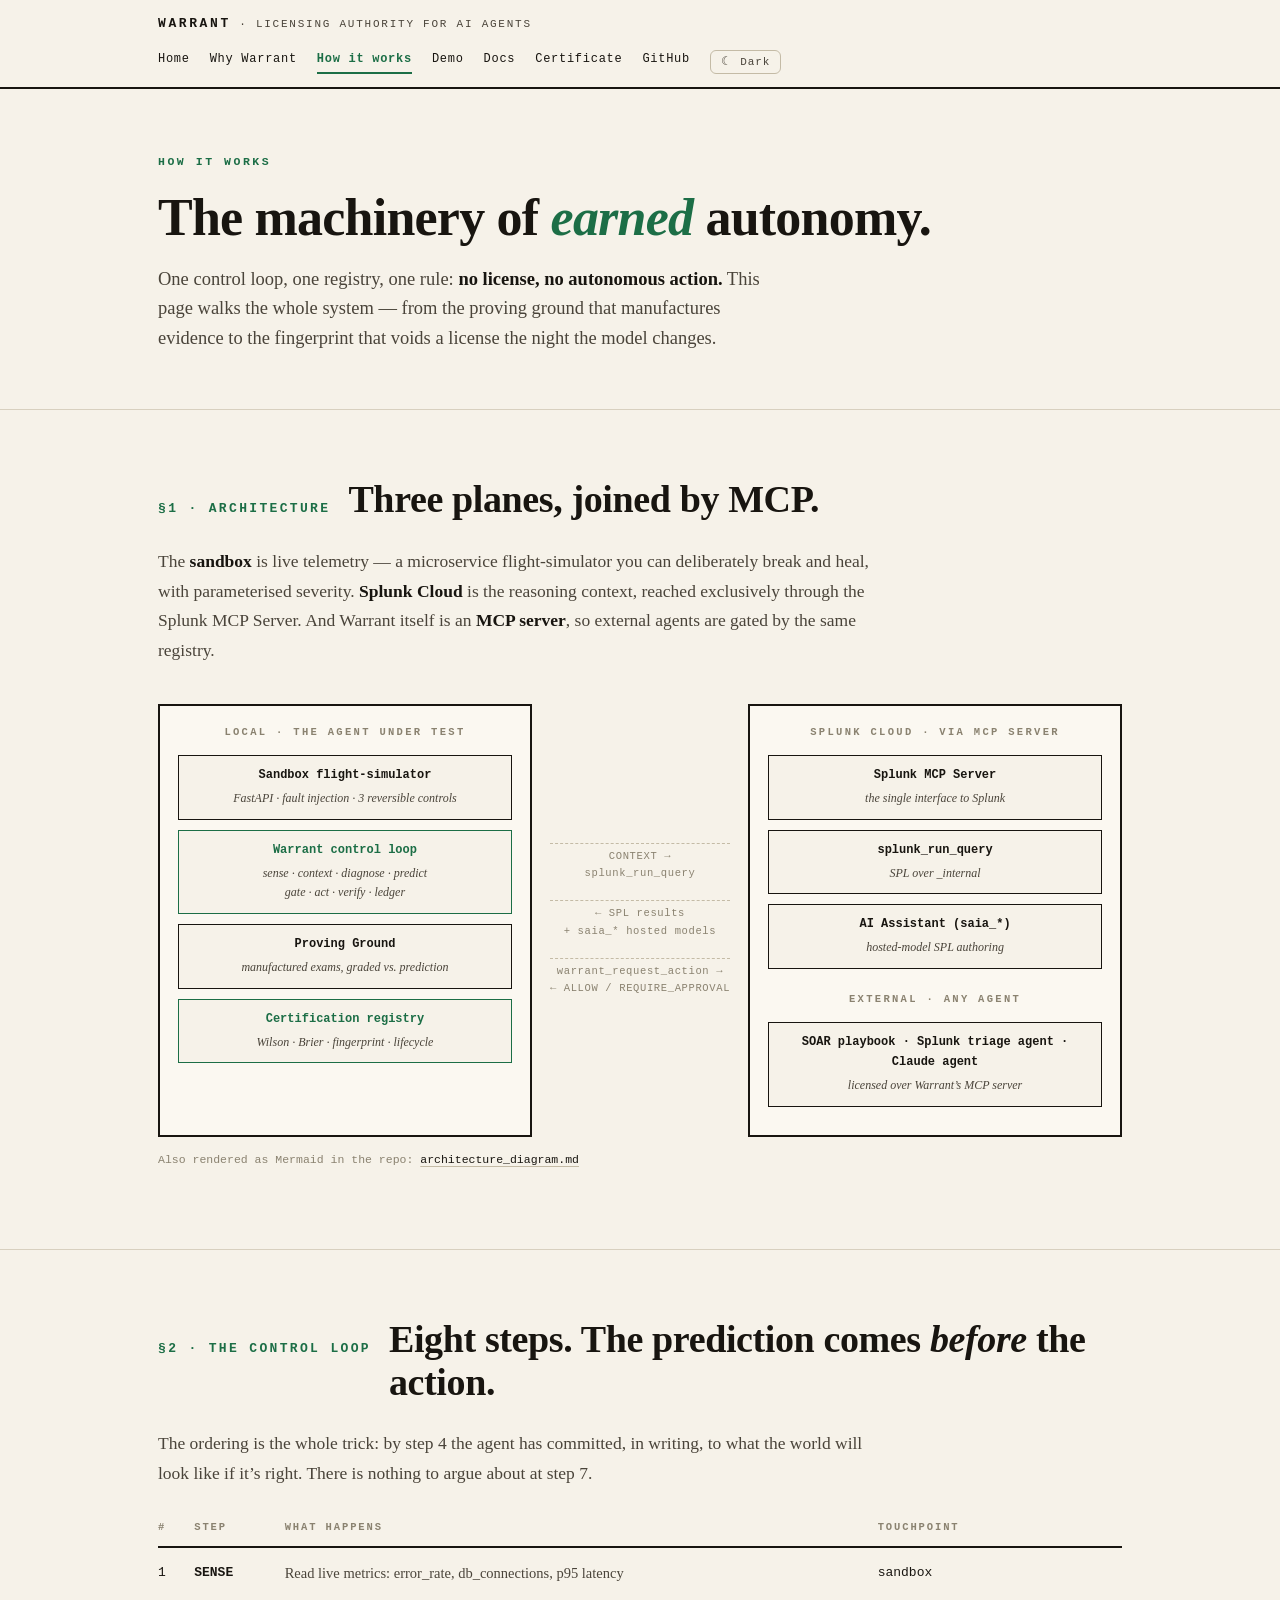
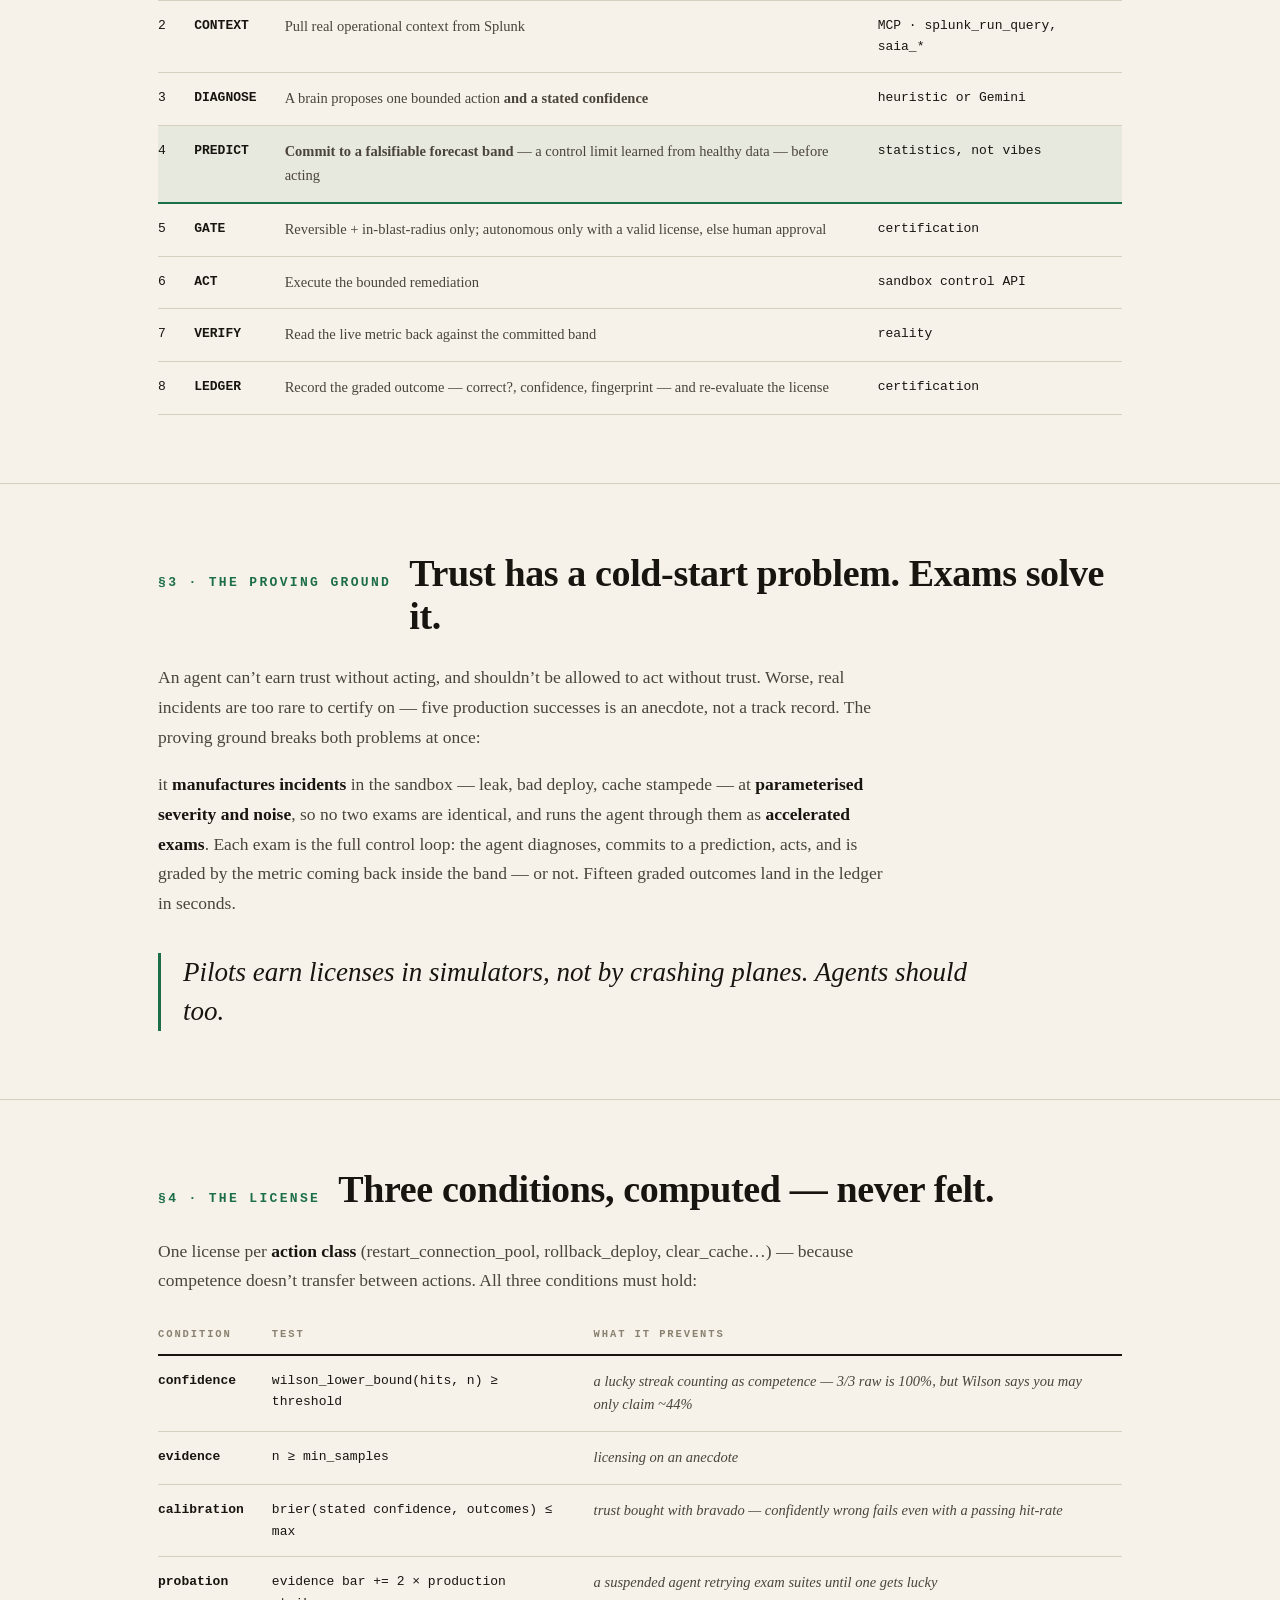
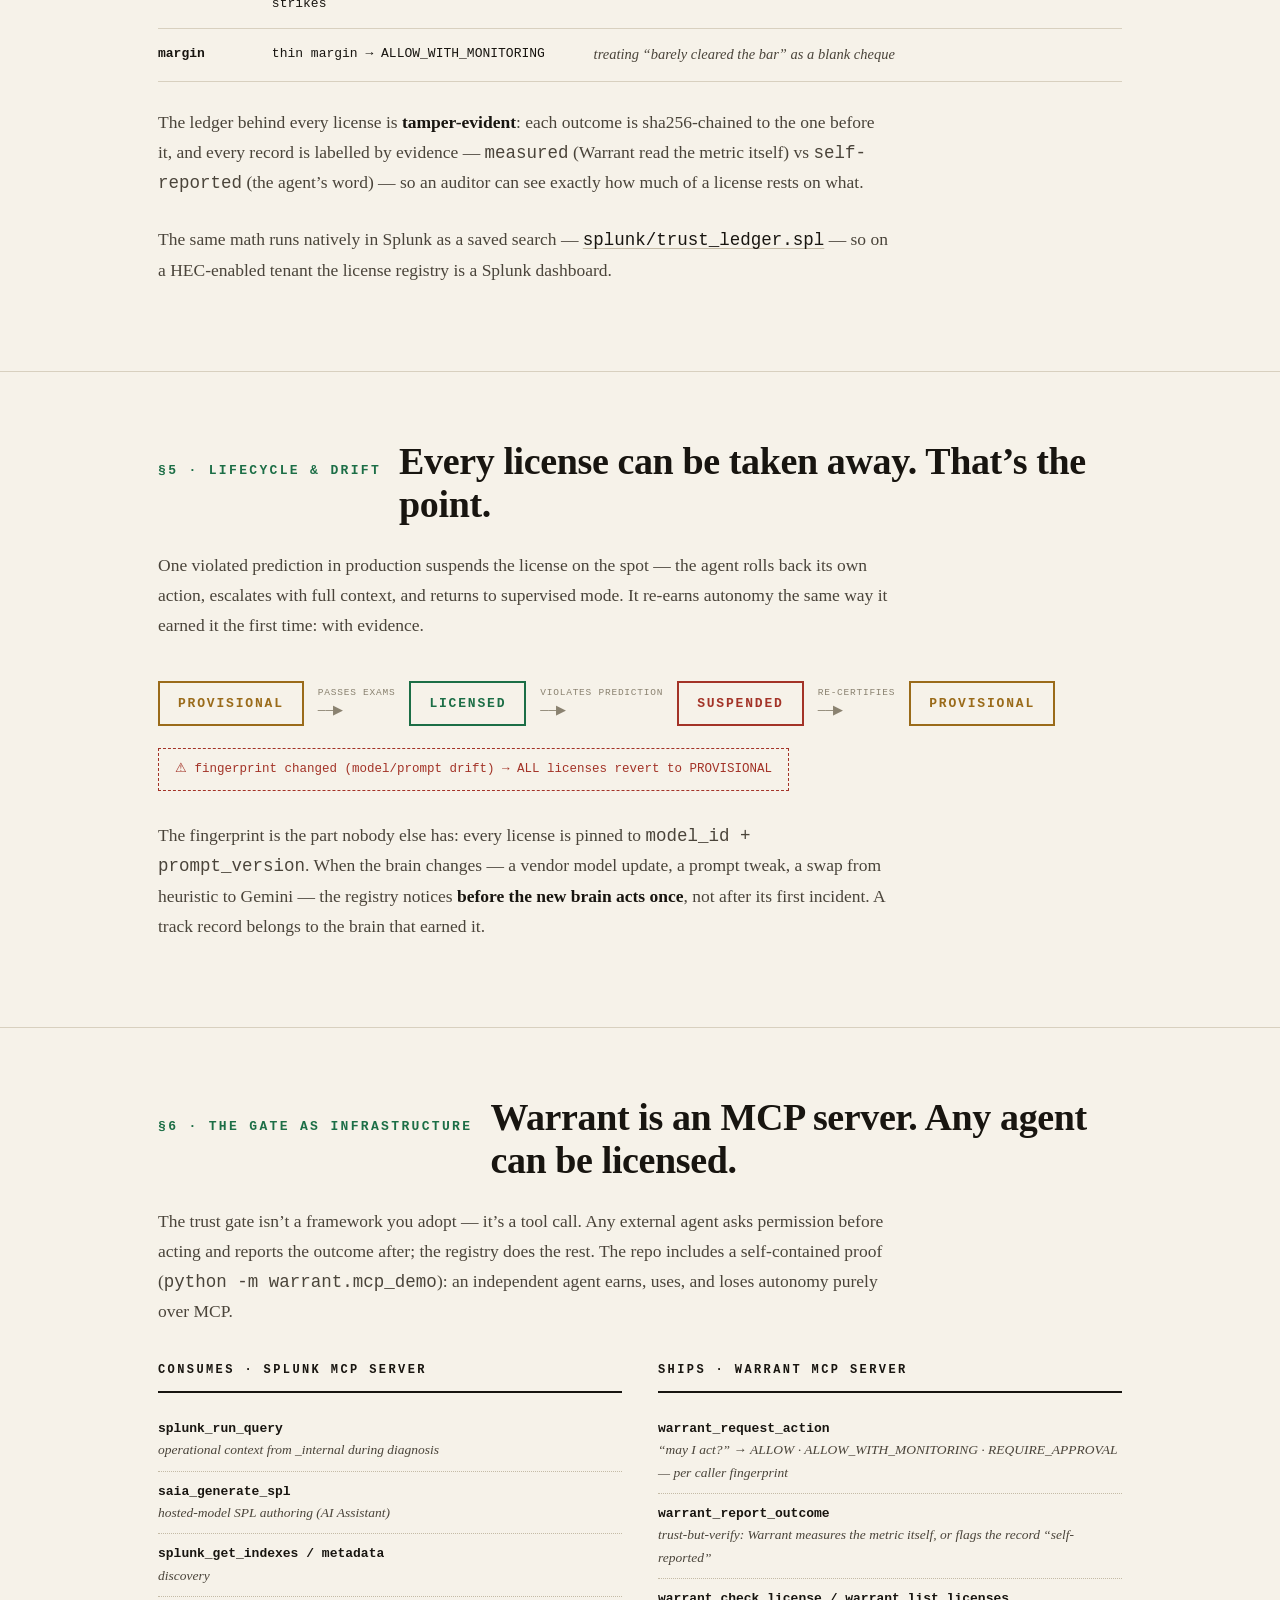
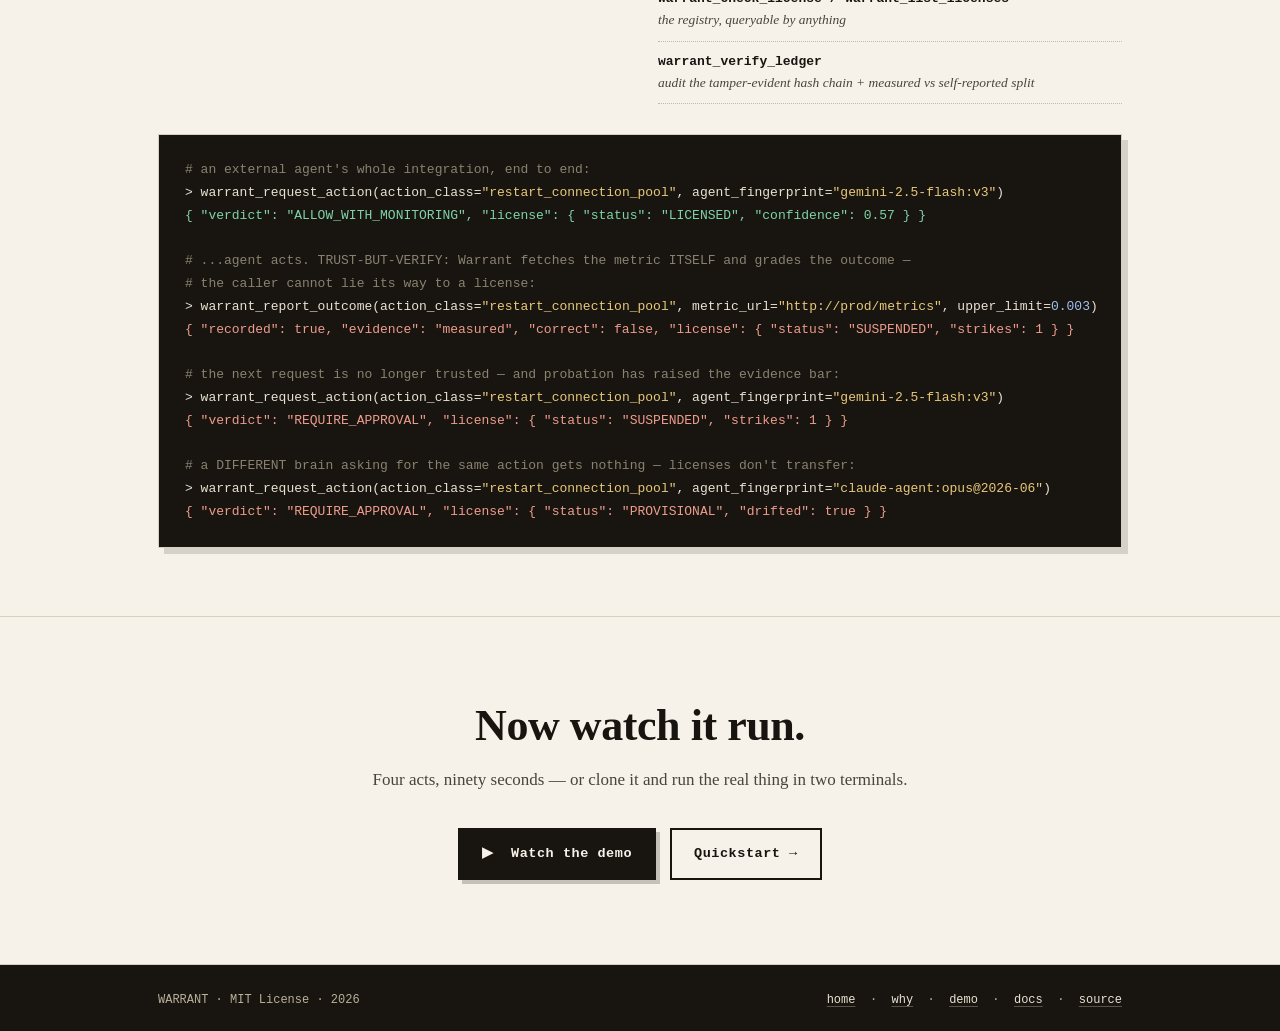
<file: web/how-it-works.html>
<!doctype html>
<html lang="en">
<head>
<meta charset="utf-8"/>
<meta name="viewport" content="width=device-width, initial-scale=1"/>
<meta name="theme-color" content="#f6f2e9" media="(prefers-color-scheme: light)"/>
<meta name="theme-color" content="#14120d" media="(prefers-color-scheme: dark)"/>
<script>(function(){try{var t=localStorage.getItem('warrant-theme');if(t!=='light'&&t!=='dark')t=matchMedia('(prefers-color-scheme:dark)').matches?'dark':'light';document.documentElement.setAttribute('data-theme',t);}catch(e){}})();function toggleTheme(){var el=document.documentElement,t=el.getAttribute('data-theme')==='dark'?'light':'dark';el.setAttribute('data-theme',t);try{localStorage.setItem('warrant-theme',t);}catch(e){}}</script>
<title>How Warrant works — the control loop, the proving ground, the license</title>
<meta name="description" content="The full system: an eight-step control loop with falsifiable predictions, a proving ground that manufactures graded exams, Wilson + Brier licensing math, drift-aware fingerprints, and a trust gate shipped as an MCP server."/>
<meta property="og:title" content="How Warrant works"/>
<meta property="og:description" content="An eight-step control loop, a proving ground of graded exams, Wilson + Brier licensing math, and a trust gate shipped as an MCP server."/>
<meta property="og:url" content="https://warrant-chi.vercel.app/how-it-works.html"/>
<meta property="og:type" content="website"/>
<link rel="icon" href="data:image/svg+xml,%3Csvg xmlns='http://www.w3.org/2000/svg' viewBox='0 0 64 64'%3E%3Crect width='64' height='64' fill='%23f6f2e9'/%3E%3Crect x='7' y='7' width='50' height='50' fill='none' stroke='%231c6e46' stroke-width='5'/%3E%3Ctext x='32' y='45' font-family='Georgia,serif' font-size='36' font-weight='bold' text-anchor='middle' fill='%231c6e46'%3EW%3C/text%3E%3C/svg%3E"/>
<link rel="stylesheet" href="styles.css"/>
</head>
<body>

<div class="formbar">
  <div class="doc">
    <div class="id"><a href="index.html"><b>WARRANT</b></a> · Licensing authority for AI agents</div>
    <nav>
      <a href="index.html">Home</a>
      <a href="why.html">Why Warrant</a>
      <a href="how-it-works.html" class="active">How it works</a>
      <a href="demo.html">Demo</a>
      <a href="docs.html">Docs</a>
      <a href="certificate.html">Certificate</a>
      <a href="https://github.com/Uthmannabeel/warrant">GitHub</a>
      <button class="themetoggle" type="button" onclick="toggleTheme()" aria-label="Toggle light or dark theme"><span class="lbl-d"><span class="ico">&#9790;</span> Dark</span><span class="lbl-l"><span class="ico">&#9788;</span> Light</span></button>
    </nav>
  </div>
</div>

<div class="pagehero">
  <div class="doc">
    <p class="kicker">How it works</p>
    <h1>The machinery of <em>earned</em> autonomy.</h1>
    <p class="lede">
      One control loop, one registry, one rule: <b>no license, no autonomous action.</b> This page
      walks the whole system — from the proving ground that manufactures evidence to the
      fingerprint that voids a license the night the model changes.
    </p>
  </div>
</div>

<!-- architecture -->
<section id="architecture">
  <div class="doc rv">
    <div class="clausehead"><span class="num">&sect;1 &middot; ARCHITECTURE</span>
      <h2>Three planes, joined by MCP.</h2></div>
    <p class="prose">
      The <b>sandbox</b> is live telemetry — a microservice flight-simulator you can deliberately
      break and heal, with parameterised severity. <b>Splunk Cloud</b> is the reasoning context,
      reached exclusively through the Splunk MCP Server. And Warrant itself is an <b>MCP
      server</b>, so external agents are gated by the same registry.
    </p>
    <div class="diagram">
      <div class="dgroup">
        <h4>Local &middot; the agent under test</h4>
        <div class="dbox">Sandbox flight-simulator<small>FastAPI &middot; fault injection &middot; 3 reversible controls</small></div>
        <div class="dbox accent">Warrant control loop<small>sense &middot; context &middot; diagnose &middot; predict<br/>gate &middot; act &middot; verify &middot; ledger</small></div>
        <div class="dbox">Proving Ground<small>manufactured exams, graded vs. prediction</small></div>
        <div class="dbox accent">Certification registry<small>Wilson &middot; Brier &middot; fingerprint &middot; lifecycle</small></div>
      </div>
      <div class="dlink" aria-hidden="true">
        <span>CONTEXT &rarr;<br/>splunk_run_query</span>
        <span>&larr; SPL results<br/>+ saia_* hosted models</span>
        <span>warrant_request_action &rarr;<br/>&larr; ALLOW / REQUIRE_APPROVAL</span>
      </div>
      <div class="dgroup">
        <h4>Splunk Cloud &middot; via MCP server</h4>
        <div class="dbox">Splunk MCP Server<small>the single interface to Splunk</small></div>
        <div class="dbox">splunk_run_query<small>SPL over _internal</small></div>
        <div class="dbox">AI Assistant (saia_*)<small>hosted-model SPL authoring</small></div>
        <h4 style="margin-top:22px">External &middot; any agent</h4>
        <div class="dbox">SOAR playbook &middot; Splunk triage agent &middot; Claude agent<small>licensed over Warrant&rsquo;s MCP server</small></div>
      </div>
    </div>
    <p class="dcaption">Also rendered as Mermaid in the repo: <a href="https://github.com/Uthmannabeel/warrant/blob/main/architecture_diagram.md">architecture_diagram.md</a></p>
  </div>
</section>

<!-- control loop -->
<section id="loop">
  <div class="doc rv">
    <div class="clausehead"><span class="num">&sect;2 &middot; THE CONTROL LOOP</span>
      <h2>Eight steps. The prediction comes <em>before</em> the action.</h2></div>
    <p class="prose">
      The ordering is the whole trick: by step 4 the agent has committed, in writing, to what the
      world will look like if it&rsquo;s right. There is nothing to argue about at step 7.
    </p>
    <table class="ledger">
      <thead><tr><th>#</th><th>step</th><th>what happens</th><th>touchpoint</th></tr></thead>
      <tbody>
        <tr><td>1</td><td class="cond">SENSE</td><td class="serif">Read live metrics: error_rate, db_connections, p95 latency</td><td>sandbox</td></tr>
        <tr><td>2</td><td class="cond">CONTEXT</td><td class="serif">Pull real operational context from Splunk</td><td>MCP &middot; splunk_run_query, saia_*</td></tr>
        <tr><td>3</td><td class="cond">DIAGNOSE</td><td class="serif">A brain proposes one bounded action <b>and a stated confidence</b></td><td>heuristic or Gemini</td></tr>
        <tr class="hl"><td>4</td><td class="cond">PREDICT</td><td class="serif"><b>Commit to a falsifiable forecast band</b> — a control limit learned from healthy data — before acting</td><td>statistics, not vibes</td></tr>
        <tr><td>5</td><td class="cond">GATE</td><td class="serif">Reversible + in-blast-radius only; autonomous only with a valid license, else human approval</td><td>certification</td></tr>
        <tr><td>6</td><td class="cond">ACT</td><td class="serif">Execute the bounded remediation</td><td>sandbox control API</td></tr>
        <tr><td>7</td><td class="cond">VERIFY</td><td class="serif">Read the live metric back against the committed band</td><td>reality</td></tr>
        <tr><td>8</td><td class="cond">LEDGER</td><td class="serif">Record the graded outcome — correct?, confidence, fingerprint — and re-evaluate the license</td><td>certification</td></tr>
      </tbody>
    </table>
  </div>
</section>

<!-- proving ground -->
<section id="proving-ground">
  <div class="doc rv">
    <div class="clausehead"><span class="num">&sect;3 &middot; THE PROVING GROUND</span>
      <h2>Trust has a cold-start problem. Exams solve it.</h2></div>
    <p class="prose">
      An agent can&rsquo;t earn trust without acting, and shouldn&rsquo;t be allowed to act without
      trust. Worse, real incidents are too rare to certify on — five production successes is an
      anecdote, not a track record. The proving ground breaks both problems at once:
    </p>
    <p class="prose">
      it <b>manufactures incidents</b> in the sandbox — leak, bad deploy, cache stampede — at
      <b>parameterised severity and noise</b>, so no two exams are identical, and runs the agent
      through them as <b>accelerated exams</b>. Each exam is the full control loop: the agent
      diagnoses, commits to a prediction, acts, and is graded by the metric coming back inside
      the band — or not. Fifteen graded outcomes land in the ledger in seconds.
    </p>
    <p class="pull">
      Pilots earn licenses in simulators, not by crashing planes.
      Agents should too.
    </p>
  </div>
</section>

<!-- the license -->
<section id="license">
  <div class="doc rv">
    <div class="clausehead"><span class="num">&sect;4 &middot; THE LICENSE</span>
      <h2>Three conditions, computed — never felt.</h2></div>
    <p class="prose">
      One license per <b>action class</b> (restart_connection_pool, rollback_deploy, clear_cache…) —
      because competence doesn&rsquo;t transfer between actions. All three conditions must hold:
    </p>
    <table class="ledger" aria-label="License conditions">
      <thead><tr><th>condition</th><th>test</th><th>what it prevents</th></tr></thead>
      <tbody>
        <tr><td class="cond">confidence</td><td>wilson_lower_bound(hits, n) &ge; threshold</td>
            <td class="why">a lucky streak counting as competence — 3/3 raw is 100%, but Wilson says you may only claim ~44%</td></tr>
        <tr><td class="cond">evidence</td><td>n &ge; min_samples</td>
            <td class="why">licensing on an anecdote</td></tr>
        <tr><td class="cond">calibration</td><td>brier(stated confidence, outcomes) &le; max</td>
            <td class="why">trust bought with bravado — confidently wrong fails even with a passing hit-rate</td></tr>
        <tr><td class="cond">probation</td><td>evidence bar += 2 &times; production strikes</td>
            <td class="why">a suspended agent retrying exam suites until one gets lucky</td></tr>
        <tr><td class="cond">margin</td><td>thin margin &rarr; ALLOW_WITH_MONITORING</td>
            <td class="why">treating &ldquo;barely cleared the bar&rdquo; as a blank cheque</td></tr>
      </tbody>
    </table>
    <p class="prose" style="margin-top:26px">
      The ledger behind every license is <b>tamper-evident</b>: each outcome is sha256-chained to
      the one before it, and every record is labelled by evidence — <span class="mono">measured</span>
      (Warrant read the metric itself) vs <span class="mono">self-reported</span> (the agent&rsquo;s
      word) — so an auditor can see exactly how much of a license rests on what.
    </p>
    <p class="prose" style="margin-top:26px">
      The same math runs natively in Splunk as a saved search —
      <a href="https://github.com/Uthmannabeel/warrant/blob/main/splunk/trust_ledger.spl">
      <span class="mono">splunk/trust_ledger.spl</span></a> — so on a HEC-enabled tenant the
      license registry is a Splunk dashboard.
    </p>
  </div>
</section>

<!-- lifecycle + drift -->
<section id="drift">
  <div class="doc rv">
    <div class="clausehead"><span class="num">&sect;5 &middot; LIFECYCLE &amp; DRIFT</span>
      <h2>Every license can be taken away. That&rsquo;s the point.</h2></div>
    <p class="prose">
      One violated prediction in production suspends the license on the spot — the agent rolls
      back its own action, escalates with full context, and returns to supervised mode. It
      re-earns autonomy the same way it earned it the first time: with evidence.
    </p>
    <div class="cycle">
      <span class="state p">PROVISIONAL</span>
      <span class="arrow"><small>passes exams</small>&mdash;&mdash;&#9654;</span>
      <span class="state l">LICENSED</span>
      <span class="arrow"><small>violates prediction</small>&mdash;&mdash;&#9654;</span>
      <span class="state s">SUSPENDED</span>
      <span class="arrow"><small>re-certifies</small>&mdash;&mdash;&#9654;</span>
      <span class="state p">PROVISIONAL</span>
    </div>
    <div class="driftnote">&#9888; fingerprint changed (model/prompt drift) &rarr; ALL licenses revert to PROVISIONAL</div>
    <p class="prose" style="margin-top:30px">
      The fingerprint is the part nobody else has: every license is pinned to
      <span class="mono">model_id + prompt_version</span>. When the brain changes — a vendor
      model update, a prompt tweak, a swap from heuristic to Gemini — the registry notices
      <b>before the new brain acts once</b>, not after its first incident. A track record belongs
      to the brain that earned it.
    </p>
  </div>
</section>

<!-- mcp -->
<section id="mcp">
  <div class="doc rv">
    <div class="clausehead"><span class="num">&sect;6 &middot; THE GATE AS INFRASTRUCTURE</span>
      <h2>Warrant is an MCP server. Any agent can be licensed.</h2></div>
    <p class="prose">
      The trust gate isn&rsquo;t a framework you adopt — it&rsquo;s a tool call. Any external
      agent asks permission before acting and reports the outcome after; the registry does the
      rest. The repo includes a self-contained proof
      (<span class="mono">python -m warrant.mcp_demo</span>): an independent agent earns, uses,
      and loses autonomy purely over MCP.
    </p>
    <div class="twocol">
      <div class="col">
        <h3>Consumes &middot; Splunk MCP Server</h3>
        <div class="tool"><b>splunk_run_query</b><span>operational context from _internal during diagnosis</span></div>
        <div class="tool"><b>saia_generate_spl</b><span>hosted-model SPL authoring (AI Assistant)</span></div>
        <div class="tool"><b>splunk_get_indexes / metadata</b><span>discovery</span></div>
      </div>
      <div class="col">
        <h3>Ships &middot; Warrant MCP Server</h3>
        <div class="tool"><b>warrant_request_action</b><span>&ldquo;may I act?&rdquo; &rarr; ALLOW &middot; ALLOW_WITH_MONITORING &middot; REQUIRE_APPROVAL — per caller fingerprint</span></div>
        <div class="tool"><b>warrant_report_outcome</b><span>trust-but-verify: Warrant measures the metric itself, or flags the record &ldquo;self-reported&rdquo;</span></div>
        <div class="tool"><b>warrant_check_license / warrant_list_licenses</b><span>the registry, queryable by anything</span></div>
        <div class="tool"><b>warrant_verify_ledger</b><span>audit the tamper-evident hash chain + measured vs self-reported split</span></div>
      </div>
    </div>
    <div class="plate"><span class="c"># an external agent's whole integration, end to end:</span>
&gt; warrant_request_action(action_class=<span class="y">"restart_connection_pool"</span>, agent_fingerprint=<span class="y">"gemini-2.5-flash:v3"</span>)
<span class="g">{ "verdict": "ALLOW_WITH_MONITORING", "license": { "status": "LICENSED", "confidence": 0.57 } }</span>

<span class="c"># ...agent acts. TRUST-BUT-VERIFY: Warrant fetches the metric ITSELF and grades the outcome —</span>
<span class="c"># the caller cannot lie its way to a license:</span>
&gt; warrant_report_outcome(action_class=<span class="y">"restart_connection_pool"</span>, metric_url=<span class="y">"http://prod/metrics"</span>, upper_limit=<span class="b">0.003</span>)
<span class="r">{ "recorded": true, "evidence": "measured", "correct": false, "license": { "status": "SUSPENDED", "strikes": 1 } }</span>

<span class="c"># the next request is no longer trusted — and probation has raised the evidence bar:</span>
&gt; warrant_request_action(action_class=<span class="y">"restart_connection_pool"</span>, agent_fingerprint=<span class="y">"gemini-2.5-flash:v3"</span>)
<span class="r">{ "verdict": "REQUIRE_APPROVAL", "license": { "status": "SUSPENDED", "strikes": 1 } }</span>

<span class="c"># a DIFFERENT brain asking for the same action gets nothing — licenses don't transfer:</span>
&gt; warrant_request_action(action_class=<span class="y">"restart_connection_pool"</span>, agent_fingerprint=<span class="y">"claude-agent:opus@2026-06"</span>)
<span class="r">{ "verdict": "REQUIRE_APPROVAL", "license": { "status": "PROVISIONAL", "drifted": true } }</span></div>
  </div>
</section>

<section class="closing">
  <div class="doc rv">
    <h2>Now watch it run.</h2>
    <p>Four acts, ninety seconds — or clone it and run the real thing in two terminals.</p>
    <div class="ctas" style="justify-content:center">
      <a class="btn" href="demo.html">&#9654;&nbsp; Watch the demo</a>
      <a class="btn ghost" href="docs.html">Quickstart &rarr;</a>
    </div>
  </div>
</section>

<footer>
  <div class="doc">
    <span>WARRANT &middot; MIT License &middot; 2026</span>
    <span>
      <a href="index.html">home</a> &nbsp;&middot;&nbsp;
      <a href="why.html">why</a> &nbsp;&middot;&nbsp;
      <a href="demo.html">demo</a> &nbsp;&middot;&nbsp;
      <a href="docs.html">docs</a> &nbsp;&middot;&nbsp;
      <a href="https://github.com/Uthmannabeel/warrant">source</a>
    </span>
  </div>
</footer>

<script>
const io=new IntersectionObserver(es=>es.forEach(e=>{
  if(e.isIntersecting){e.target.classList.add('vis');io.unobserve(e.target)}}),{threshold:.12});
document.querySelectorAll('.rv').forEach(el=>io.observe(el));
</script>
</body>
</html>
</file>
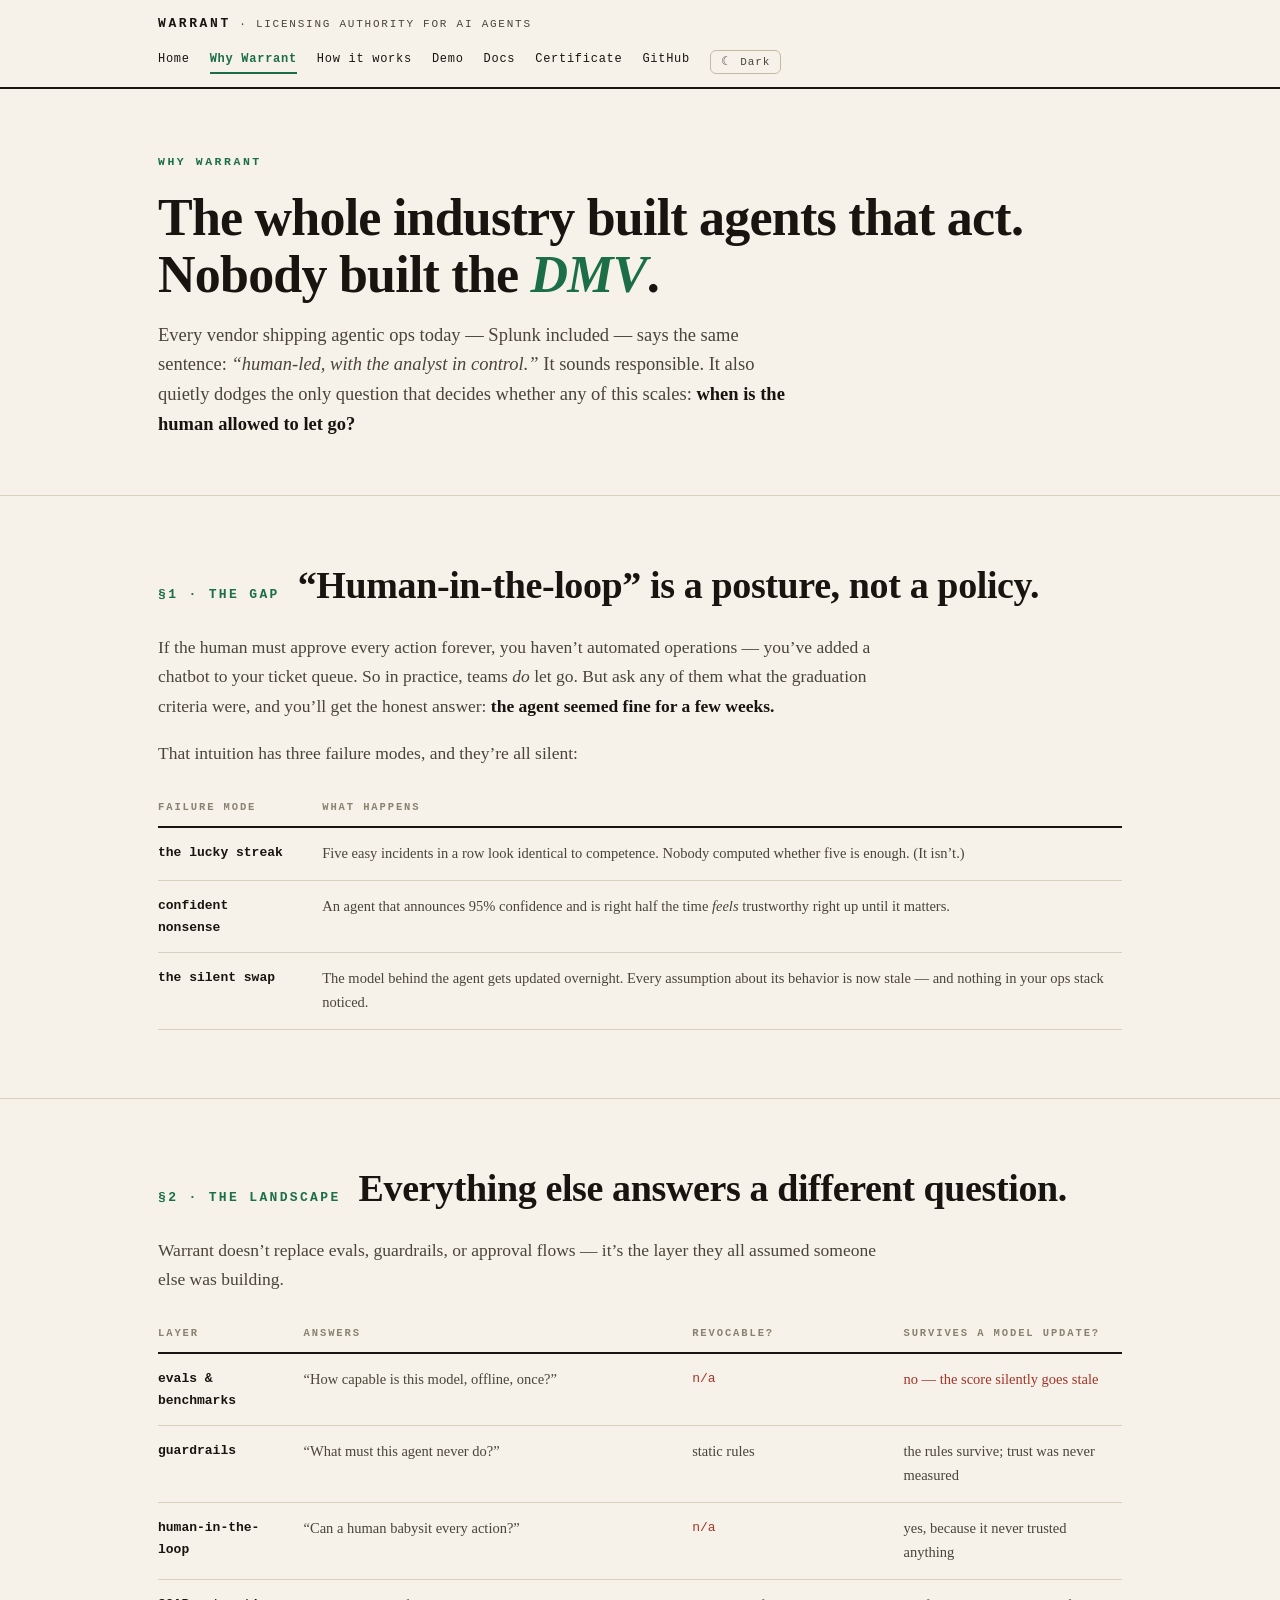
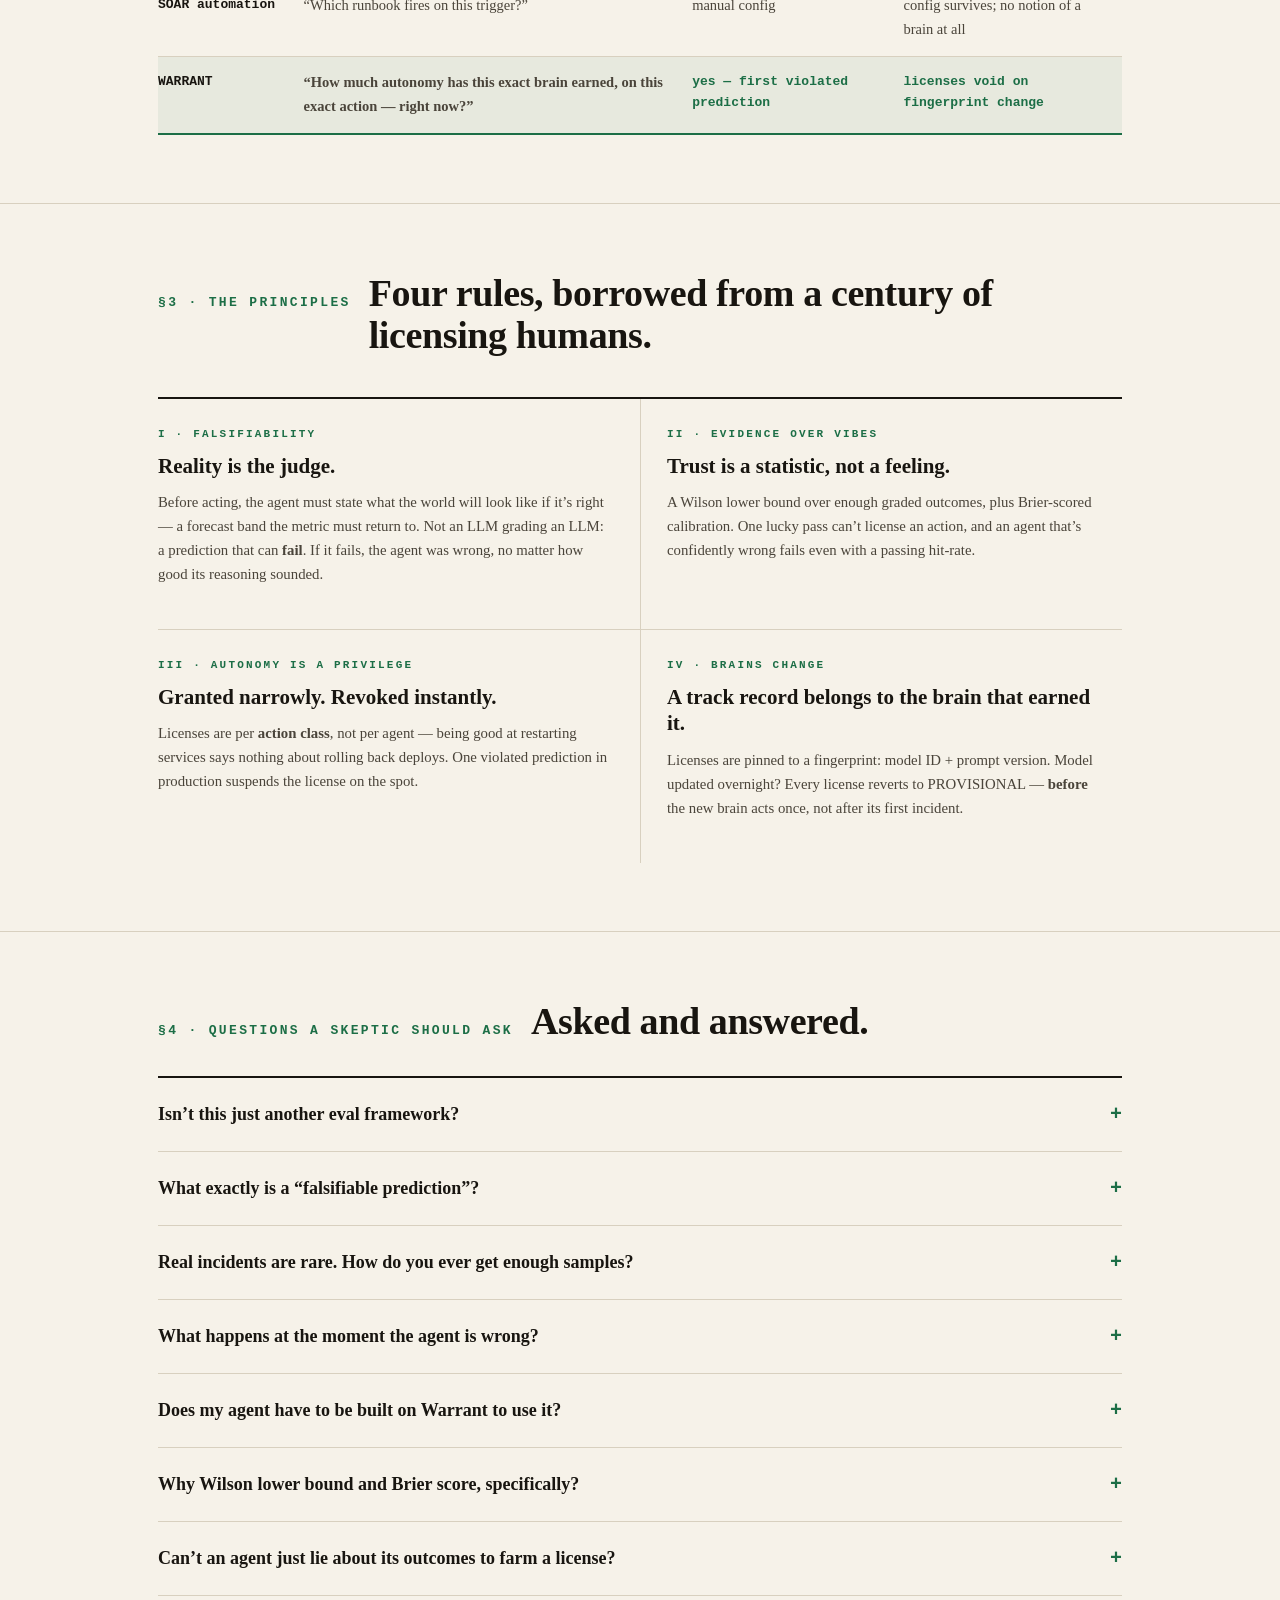
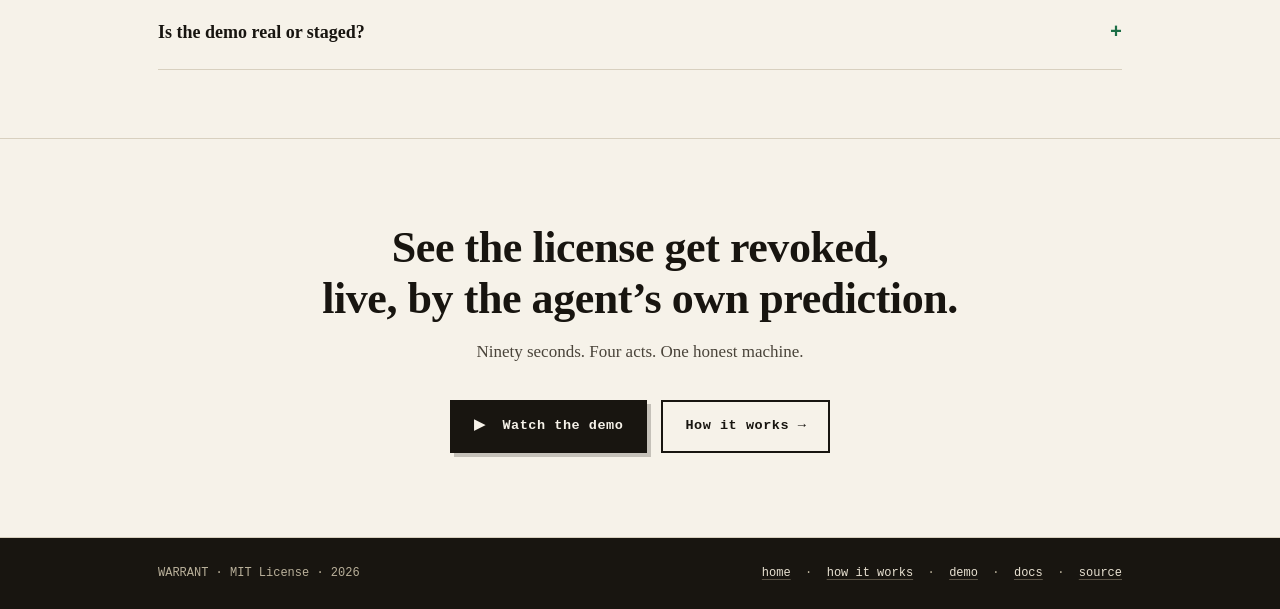
<file: web/why.html>
<!doctype html>
<html lang="en">
<head>
<meta charset="utf-8"/>
<meta name="viewport" content="width=device-width, initial-scale=1"/>
<meta name="theme-color" content="#f6f2e9" media="(prefers-color-scheme: light)"/>
<meta name="theme-color" content="#14120d" media="(prefers-color-scheme: dark)"/>
<script>(function(){try{var t=localStorage.getItem('warrant-theme');if(t!=='light'&&t!=='dark')t=matchMedia('(prefers-color-scheme:dark)').matches?'dark':'light';document.documentElement.setAttribute('data-theme',t);}catch(e){}})();function toggleTheme(){var el=document.documentElement,t=el.getAttribute('data-theme')==='dark'?'light':'dark';el.setAttribute('data-theme',t);try{localStorage.setItem('warrant-theme',t);}catch(e){}}</script>
<title>Why Warrant — the missing layer of agentic operations</title>
<meta name="description" content="Evals measure capability. Guardrails constrain behavior. Human-in-the-loop delays the question. Warrant answers it: when has an agent earned the right to act alone — and when does it lose it?"/>
<meta property="og:title" content="Why Warrant — the missing layer of agentic operations"/>
<meta property="og:description" content="Evals, guardrails and human-in-the-loop all dodge the same question: when may the human let go? Warrant answers it with evidence."/>
<meta property="og:url" content="https://warrant-chi.vercel.app/why.html"/>
<meta property="og:type" content="website"/>
<link rel="icon" href="data:image/svg+xml,%3Csvg xmlns='http://www.w3.org/2000/svg' viewBox='0 0 64 64'%3E%3Crect width='64' height='64' fill='%23f6f2e9'/%3E%3Crect x='7' y='7' width='50' height='50' fill='none' stroke='%231c6e46' stroke-width='5'/%3E%3Ctext x='32' y='45' font-family='Georgia,serif' font-size='36' font-weight='bold' text-anchor='middle' fill='%231c6e46'%3EW%3C/text%3E%3C/svg%3E"/>
<link rel="stylesheet" href="styles.css"/>
</head>
<body>

<div class="formbar">
  <div class="doc">
    <div class="id"><a href="index.html"><b>WARRANT</b></a> · Licensing authority for AI agents</div>
    <nav>
      <a href="index.html">Home</a>
      <a href="why.html" class="active">Why Warrant</a>
      <a href="how-it-works.html">How it works</a>
      <a href="demo.html">Demo</a>
      <a href="docs.html">Docs</a>
      <a href="certificate.html">Certificate</a>
      <a href="https://github.com/Uthmannabeel/warrant">GitHub</a>
      <button class="themetoggle" type="button" onclick="toggleTheme()" aria-label="Toggle light or dark theme"><span class="lbl-d"><span class="ico">&#9790;</span> Dark</span><span class="lbl-l"><span class="ico">&#9788;</span> Light</span></button>
    </nav>
  </div>
</div>

<div class="pagehero">
  <div class="doc">
    <p class="kicker">Why Warrant</p>
    <h1>The whole industry built agents that act.<br/>Nobody built the <em>DMV</em>.</h1>
    <p class="lede">
      Every vendor shipping agentic ops today — Splunk included — says the same sentence:
      <i>&ldquo;human-led, with the analyst in control.&rdquo;</i> It sounds responsible. It also
      quietly dodges the only question that decides whether any of this scales: <b>when is the
      human allowed to let go?</b>
    </p>
  </div>
</div>

<!-- the gap -->
<section>
  <div class="doc rv">
    <div class="clausehead"><span class="num">&sect;1 &middot; THE GAP</span>
      <h2>&ldquo;Human-in-the-loop&rdquo; is a posture, not a policy.</h2></div>
    <p class="prose">
      If the human must approve every action forever, you haven&rsquo;t automated operations —
      you&rsquo;ve added a chatbot to your ticket queue. So in practice, teams <i>do</i> let go.
      But ask any of them what the graduation criteria were, and you&rsquo;ll get the honest
      answer: <b>the agent seemed fine for a few weeks.</b>
    </p>
    <p class="prose">
      That intuition has three failure modes, and they&rsquo;re all silent:
    </p>
    <table class="ledger">
      <thead><tr><th>failure mode</th><th>what happens</th></tr></thead>
      <tbody>
        <tr><td class="cond">the lucky streak</td>
            <td class="serif">Five easy incidents in a row look identical to competence. Nobody
            computed whether five is enough. (It isn&rsquo;t.)</td></tr>
        <tr><td class="cond">confident nonsense</td>
            <td class="serif">An agent that announces 95% confidence and is right half the time
            <i>feels</i> trustworthy right up until it matters.</td></tr>
        <tr><td class="cond">the silent swap</td>
            <td class="serif">The model behind the agent gets updated overnight. Every assumption
            about its behavior is now stale — and nothing in your ops stack noticed.</td></tr>
      </tbody>
    </table>
  </div>
</section>

<!-- comparison -->
<section>
  <div class="doc rv">
    <div class="clausehead"><span class="num">&sect;2 &middot; THE LANDSCAPE</span>
      <h2>Everything else answers a different question.</h2></div>
    <p class="prose">
      Warrant doesn&rsquo;t replace evals, guardrails, or approval flows — it&rsquo;s the layer
      they all assumed someone else was building.
    </p>
    <table class="ledger">
      <thead><tr><th>layer</th><th>answers</th><th>revocable?</th><th>survives a model update?</th></tr></thead>
      <tbody>
        <tr><td class="cond">evals &amp; benchmarks</td>
            <td class="serif">&ldquo;How capable is this model, offline, once?&rdquo;</td>
            <td class="no">n/a</td>
            <td class="serif no">no — the score silently goes stale</td></tr>
        <tr><td class="cond">guardrails</td>
            <td class="serif">&ldquo;What must this agent never do?&rdquo;</td>
            <td class="serif">static rules</td>
            <td class="serif">the rules survive; trust was never measured</td></tr>
        <tr><td class="cond">human-in-the-loop</td>
            <td class="serif">&ldquo;Can a human babysit every action?&rdquo;</td>
            <td class="no">n/a</td>
            <td class="serif">yes, because it never trusted anything</td></tr>
        <tr><td class="cond">SOAR automation</td>
            <td class="serif">&ldquo;Which runbook fires on this trigger?&rdquo;</td>
            <td class="serif">manual config</td>
            <td class="serif">config survives; no notion of a brain at all</td></tr>
        <tr class="hl"><td class="cond">WARRANT</td>
            <td class="serif"><b>&ldquo;How much autonomy has this exact brain earned, on this
            exact action — right now?&rdquo;</b></td>
            <td class="ok">yes — first violated prediction</td>
            <td class="ok">licenses void on fingerprint change</td></tr>
      </tbody>
    </table>
  </div>
</section>

<!-- principles -->
<section>
  <div class="doc rv">
    <div class="clausehead"><span class="num">&sect;3 &middot; THE PRINCIPLES</span>
      <h2>Four rules, borrowed from a century of licensing humans.</h2></div>
    <div class="pillars" style="grid-template-columns:repeat(2,1fr)">
      <div class="pillar">
        <div class="pnum">I &middot; Falsifiability</div>
        <h3>Reality is the judge.</h3>
        <p>Before acting, the agent must state what the world will look like if it&rsquo;s right —
        a forecast band the metric must return to. Not an LLM grading an LLM: a prediction that
        can <b>fail</b>. If it fails, the agent was wrong, no matter how good its reasoning
        sounded.</p>
      </div>
      <div class="pillar" style="border-left:1px solid var(--rule);padding-left:26px">
        <div class="pnum">II &middot; Evidence over vibes</div>
        <h3>Trust is a statistic, not a feeling.</h3>
        <p>A Wilson lower bound over enough graded outcomes, plus Brier-scored calibration. One
        lucky pass can&rsquo;t license an action, and an agent that&rsquo;s confidently wrong
        fails even with a passing hit-rate.</p>
      </div>
      <div class="pillar" style="padding-left:0;border-left:none;border-top:1px solid var(--rule)">
        <div class="pnum">III &middot; Autonomy is a privilege</div>
        <h3>Granted narrowly. Revoked instantly.</h3>
        <p>Licenses are per <b>action class</b>, not per agent — being good at restarting services
        says nothing about rolling back deploys. One violated prediction in production suspends
        the license on the spot.</p>
      </div>
      <div class="pillar" style="border-top:1px solid var(--rule);border-left:1px solid var(--rule);padding-left:26px">
        <div class="pnum">IV &middot; Brains change</div>
        <h3>A track record belongs to the brain that earned it.</h3>
        <p>Licenses are pinned to a fingerprint: model ID + prompt version. Model updated
        overnight? Every license reverts to PROVISIONAL — <b>before</b> the new brain acts once,
        not after its first incident.</p>
      </div>
    </div>
  </div>
</section>

<!-- FAQ -->
<section>
  <div class="doc rv">
    <div class="clausehead"><span class="num">&sect;4 &middot; QUESTIONS A SKEPTIC SHOULD ASK</span>
      <h2>Asked and answered.</h2></div>
    <div class="faq">
      <details>
        <summary>Isn&rsquo;t this just another eval framework?</summary>
        <div class="a">No. Evals measure <b>capability, offline, once</b> — Warrant governs
        <b>authority, in production, continuously</b>. An eval score can&rsquo;t be revoked when
        the agent fails on Tuesday, and it doesn&rsquo;t notice when the model behind the agent
        changes. A license does both. Evals tell you which agent to hire; Warrant decides what
        it&rsquo;s allowed to touch.</div>
      </details>
      <details>
        <summary>What exactly is a &ldquo;falsifiable prediction&rdquo;?</summary>
        <div class="a">Before acting, the agent commits to a measurable claim: <i>&ldquo;within
        90 seconds of my fix, error_rate returns inside the control limit learned from healthy
        data.&rdquo;</i> After acting, Warrant reads the live metric back. Inside the band &rarr;
        graded correct. Outside &rarr; the agent was wrong — <b>by its own stated standard</b>,
        with no room to argue. The grading needs no LLM, no judgment call, no benefit of the
        doubt.</div>
      </details>
      <details>
        <summary>Real incidents are rare. How do you ever get enough samples?</summary>
        <div class="a">That&rsquo;s the cold-start paradox — an agent can&rsquo;t earn trust
        without acting, and shouldn&rsquo;t act without trust. The <b>Proving Ground</b> breaks
        it: manufactured incidents at varied severity and noise, run as accelerated exams. Fifteen
        graded outcomes in seconds, before the agent ever touches production. The Wilson bound is
        then built on a real sample, not five anecdotes.</div>
      </details>
      <details>
        <summary>What happens at the moment the agent is wrong?</summary>
        <div class="a">The verify step catches the violated prediction, the agent <b>rolls back
        its own action</b>, escalates to a human with full context, and the license for that
        action class is <b>SUSPENDED</b> — it&rsquo;s back to human-approved mode until it
        re-certifies. The demo shows this exact sequence live; it&rsquo;s Act II.</div>
      </details>
      <details>
        <summary>Does my agent have to be built on Warrant to use it?</summary>
        <div class="a">No — that&rsquo;s the point of shipping Warrant as an <b>MCP server</b>.
        Any agent that can call a tool calls <span class="mono">warrant_request_action</span>
        before acting and <span class="mono">warrant_report_outcome</span> after. A SOAR playbook,
        a Splunk triage agent, a Claude agent — anything. The gate is infrastructure, not a
        framework you adopt.</div>
      </details>
      <details>
        <summary>Why Wilson lower bound and Brier score, specifically?</summary>
        <div class="a"><b>Wilson</b>: a raw hit-rate of 3/3 looks like 100%, but the Wilson lower
        bound says &ldquo;with this little evidence, you can only claim ~44%&rdquo; — so a lucky
        streak can&rsquo;t cross the threshold. <b>Brier</b>: it scores whether stated confidence
        matched outcomes, so an agent that says &ldquo;95% sure&rdquo; while being right half the
        time fails calibration even if its hit-rate passes. Together: enough evidence, honestly
        reported.</div>
      </details>
      <details>
        <summary>Can&rsquo;t an agent just lie about its outcomes to farm a license?</summary>
        <div class="a">Three defences. <b>Trust-but-verify:</b> over MCP, the agent passes a
        <span class="mono">metric_url</span> and Warrant fetches the metric <b>itself</b> and
        grades the outcome — the caller never touches the verdict. If an outcome arrives as bare
        word, it&rsquo;s permanently flagged <span class="mono">self-reported</span> in the ledger,
        visible to any auditor. <b>Identity:</b> licenses are pinned to the calling agent&rsquo;s
        fingerprint — a different brain asking for the same action is refused until it earns its
        own record. <b>Tamper-evidence:</b> the ledger is a sha256 hash chain
        (<span class="mono">warrant_verify_ledger</span>); editing history breaks the chain.</div>
      </details>
      <details>
        <summary>Is the demo real or staged?</summary>
        <div class="a">The control loop, proving ground, certification math, MCP round-trips and
        fault-injection sandbox are all real, running code — <a
        href="https://github.com/Uthmannabeel/warrant">clone it and run the same four acts
        yourself</a> in two terminals. The hosted replay on this site is a capture of a
        representative run, so judges don&rsquo;t depend on a localhost.</div>
      </details>
    </div>
  </div>
</section>

<section class="closing">
  <div class="doc rv">
    <h2>See the license get revoked,<br/>live, by the agent&rsquo;s own prediction.</h2>
    <p>Ninety seconds. Four acts. One honest machine.</p>
    <div class="ctas" style="justify-content:center">
      <a class="btn" href="demo.html">&#9654;&nbsp; Watch the demo</a>
      <a class="btn ghost" href="how-it-works.html">How it works &rarr;</a>
    </div>
  </div>
</section>

<footer>
  <div class="doc">
    <span>WARRANT &middot; MIT License &middot; 2026</span>
    <span>
      <a href="index.html">home</a> &nbsp;&middot;&nbsp;
      <a href="how-it-works.html">how it works</a> &nbsp;&middot;&nbsp;
      <a href="demo.html">demo</a> &nbsp;&middot;&nbsp;
      <a href="docs.html">docs</a> &nbsp;&middot;&nbsp;
      <a href="https://github.com/Uthmannabeel/warrant">source</a>
    </span>
  </div>
</footer>

<script>
const io=new IntersectionObserver(es=>es.forEach(e=>{
  if(e.isIntersecting){e.target.classList.add('vis');io.unobserve(e.target)}}),{threshold:.12});
document.querySelectorAll('.rv').forEach(el=>io.observe(el));
</script>
</body>
</html>
</file>
<file: web/styles.css>
/* ————————————————————————————————————————————————
   WARRANT design system — “the official document”
   paper · serif display · mono ledger · rubber stamps
   ———————————————————————————————————————————————— */
:root,[data-theme="light"]{
  color-scheme:light;
  --paper:#f6f2e9; --paper2:#efe9dc; --card:#fbf8f1;
  --ink:#181510; --ink2:#4a443a; --faint:#8a8270;
  --rule:#d8d0bf; --rule2:#c4bba6;
  --green:#1c6e46; --red:#a33327; --amber:#9a6b1a; --blue:#1f4e8c;
  /* semantic surfaces that must NOT simply invert */
  --plate-bg:#181510; --plate-ink:#e9e2d2;
  --footer-bg:#181510; --footer-ink:#b9b09a; --footer-link:#e9e2d2; --footer-rule:#5a5346;
  --hover-tint:rgba(24,21,16,.05); --hl-bg:rgba(28,110,70,.07);
  --shadow-btn:rgba(24,21,16,.22); --shadow-btn-h:rgba(24,21,16,.25);
  --shadow-card:rgba(24,21,16,.13); --shadow-plate:rgba(24,21,16,.15);
  --stamp-blend:multiply;
  --serif:Georgia,'Times New Roman',ui-serif,serif;
  --mono:ui-monospace,Consolas,'Cascadia Mono',Menlo,monospace;
}
[data-theme="dark"]{
  color-scheme:dark;
  --paper:#14120d; --paper2:#1b1812; --card:#1c1912;
  /* brighter, cleaner text so body copy reads crisp on the dark paper (not muddy/dull) */
  --ink:#f3ede0; --ink2:#d8cfbb; --faint:#a89e88;
  --rule:#322d22; --rule2:#473f31;
  --green:#63cf95; --red:#ef9587; --amber:#e2b566; --blue:#8fbcf0;
  --plate-bg:#0d0b07; --plate-ink:#e9e2d2;
  --footer-bg:#0d0b07; --footer-ink:#b7af9c; --footer-link:#f1eadc; --footer-rule:#3a352a;
  --hover-tint:rgba(255,255,255,.06); --hl-bg:rgba(92,193,140,.12);
  --shadow-btn:rgba(0,0,0,.55); --shadow-btn-h:rgba(0,0,0,.62);
  --shadow-card:rgba(0,0,0,.5); --shadow-plate:rgba(0,0,0,.5);
  --stamp-blend:screen;
}
html{transition:background-color .25s ease}
body{transition:background-color .25s ease,color .25s ease}
*{box-sizing:border-box}
html{scroll-behavior:smooth}
body{margin:0;background:var(--paper);color:var(--ink);
     font:16px/1.65 var(--serif);-webkit-font-smoothing:antialiased}
::selection{background:var(--green);color:var(--paper)}
a{color:var(--ink);text-decoration:underline;text-decoration-color:var(--rule2);
  text-underline-offset:3px;transition:text-decoration-color .15s}
a:hover{text-decoration-color:var(--ink)}
a:focus-visible,button:focus-visible{outline:2px solid var(--green);outline-offset:3px}
.mono{font-family:var(--mono)}
.doc{max-width:1020px;margin:0 auto;padding:0 28px}

/* ————— form-header / nav ————— */
.formbar{border-bottom:2px solid var(--ink);background:var(--paper);
         position:sticky;top:0;z-index:50}
.formbar .doc{display:flex;justify-content:space-between;align-items:center;gap:16px;
              padding-top:13px;padding-bottom:13px;flex-wrap:wrap}
.formbar .id{font-family:var(--mono);font-size:11px;letter-spacing:.16em;
             color:var(--ink2);text-transform:uppercase}
.formbar .id a{text-decoration:none}
.formbar .id b{color:var(--ink);font-weight:700;font-size:13px;letter-spacing:.2em}
nav{display:flex;gap:20px;font-family:var(--mono);font-size:12px;letter-spacing:.06em;flex-wrap:wrap}
nav a{text-decoration:none;border-bottom:2px solid transparent;padding-bottom:2px}
nav a:hover{border-bottom-color:var(--rule2)}
nav a.active{border-bottom-color:var(--green);color:var(--green);font-weight:700}
.themetoggle{background:none;border:1.5px solid var(--rule2);border-radius:6px;cursor:pointer;
             font-family:var(--mono);font-size:11px;letter-spacing:.08em;color:var(--ink2);
             padding:5px 10px;line-height:1;display:inline-flex;align-items:center;gap:6px;
             transition:border-color .15s,color .15s}
.themetoggle:hover{border-color:var(--ink);color:var(--ink)}
.themetoggle .ico{font-size:12px}
.themetoggle .lbl-d,[data-theme="dark"] .themetoggle .lbl-l{display:inline}
.themetoggle .lbl-l,[data-theme="dark"] .themetoggle .lbl-d{display:none}

/* ————— heroes ————— */
.hero{border-bottom:1px solid var(--rule);overflow:hidden}
.hero .doc{display:grid;grid-template-columns:1.1fr .9fr;gap:48px;align-items:center;
           padding-top:80px;padding-bottom:80px}
.hero h1{font-size:clamp(40px,5.6vw,64px);line-height:1.04;margin:0 0 22px;font-weight:700;
         letter-spacing:-.015em}
.hero h1 em,.pagehero h1 em{font-style:italic;color:var(--green)}
.lede{font-size:18.5px;line-height:1.6;color:var(--ink2);max-width:34em;margin:0 0 14px}
.lede b{color:var(--ink)}
.kicker{font-family:var(--mono);font-size:11.5px;letter-spacing:.22em;text-transform:uppercase;
        color:var(--green);margin:0 0 18px;font-weight:700}
.pagehero{border-bottom:1px solid var(--rule)}
.pagehero .doc{padding-top:64px;padding-bottom:56px}
.pagehero h1{font-size:clamp(34px,4.6vw,52px);line-height:1.08;margin:0 0 18px;letter-spacing:-.015em}
.pagehero .lede{margin-bottom:0}

/* ————— buttons ————— */
.ctas{display:flex;gap:14px;margin-top:30px;flex-wrap:wrap;align-items:center}
.btn{display:inline-block;font-family:var(--mono);font-size:13.5px;font-weight:700;letter-spacing:.04em;
     padding:13px 22px;border:2px solid var(--ink);text-decoration:none;background:var(--ink);
     color:var(--paper);transition:transform .12s,box-shadow .12s;
     box-shadow:4px 4px 0 var(--shadow-btn)}
.btn:hover{transform:translate(-1px,-1px);box-shadow:6px 6px 0 var(--shadow-btn-h)}
.btn.ghost{background:transparent;color:var(--ink);box-shadow:none}
.btn.ghost:hover{background:var(--hover-tint);transform:none}

/* ————— certificates + stamps ————— */
.certs{position:relative;min-height:380px}
.cert{position:absolute;width:min(380px,100%);background:var(--card);border:1.5px solid var(--ink);
      padding:22px 24px 20px;box-shadow:7px 8px 0 var(--shadow-card)}
.cert::before{content:"";position:absolute;inset:5px;border:1px solid var(--rule2);pointer-events:none}
.cert.front{top:34px;left:0;z-index:2;transform:rotate(-1.2deg)}
.cert.back{top:0;right:0;z-index:1;transform:rotate(2deg);opacity:.92}
.cert .ctitle{font-family:var(--mono);font-size:10px;letter-spacing:.24em;text-transform:uppercase;
              color:var(--ink2);text-align:center;margin-bottom:4px}
.cert .cno{font-family:var(--mono);font-size:10px;text-align:center;color:var(--faint);margin-bottom:14px}
.cert .field{display:flex;justify-content:space-between;gap:12px;font-family:var(--mono);font-size:12px;
             padding:6px 0;border-bottom:1px dotted var(--rule2)}
.cert .field .k{color:var(--faint)} .cert .field .v{font-weight:700;text-align:right}
.cert .clause{font-size:12.5px;font-style:italic;color:var(--ink2);margin-top:14px;line-height:1.5}
.stamp{position:absolute;font-family:var(--mono);font-weight:800;letter-spacing:.18em;
       border:3px double currentColor;padding:6px 14px;font-size:15px;text-transform:uppercase;
       transform:rotate(-9deg);opacity:0;mix-blend-mode:var(--stamp-blend);border-radius:3px}
.stamp.green{color:var(--green)} .stamp.red{color:var(--red)} .stamp.amber{color:var(--amber)}
.cert .stamp{right:14px;bottom:48px}
.stamp.in{animation:thud .38s cubic-bezier(.2,1.6,.4,1) forwards}
@keyframes thud{
  0%{opacity:0;transform:rotate(-9deg) scale(2.1)}
  65%{opacity:.95;transform:rotate(-9deg) scale(.96)}
  100%{opacity:.9;transform:rotate(-9deg) scale(1)}}

/* ————— trust strip ————— */
.strip{border-bottom:1px solid var(--rule);background:var(--paper2)}
.strip .doc{display:flex;justify-content:space-between;gap:18px;flex-wrap:wrap;
            padding-top:16px;padding-bottom:16px;font-family:var(--mono);
            font-size:11px;letter-spacing:.14em;text-transform:uppercase;color:var(--ink2)}
.strip b{color:var(--green)}

/* ————— sections / clauses ————— */
section{border-bottom:1px solid var(--rule)}
section .doc{padding-top:68px;padding-bottom:68px}
.clausehead{display:flex;align-items:baseline;gap:18px;margin-bottom:26px}
.clausehead .num{font-family:var(--mono);font-size:13px;font-weight:700;letter-spacing:.18em;
                 color:var(--green);white-space:nowrap}
.clausehead h2{font-size:clamp(26px,3.4vw,38px);margin:0;line-height:1.12;letter-spacing:-.01em}
h3.sub{font-size:21px;margin:40px 0 12px}
.prose{font-size:17.5px;line-height:1.7;color:var(--ink2);max-width:42em}
.prose b,.prose strong{color:var(--ink)}
.pull{font-size:clamp(20px,2.6vw,27px);line-height:1.45;font-style:italic;max-width:30em;
      border-left:3px solid var(--green);padding-left:22px;margin:34px 0 0;color:var(--ink)}
.next{margin-top:40px;font-family:var(--mono);font-size:13px}

/* ————— ledger tables ————— */
.ledger{width:100%;border-collapse:collapse;margin-top:30px;font-family:var(--mono);font-size:13px}
.ledger th{font-size:10.5px;letter-spacing:.18em;text-transform:uppercase;color:var(--faint);
           text-align:left;font-weight:700;padding:0 14px 10px;border-bottom:2px solid var(--ink)}
.ledger td{padding:14px;border-bottom:1px solid var(--rule);vertical-align:top}
.ledger td:first-child,.ledger th:first-child{padding-left:0}
.ledger .cond{font-weight:700}
.ledger .why{font-family:var(--serif);font-size:14.5px;color:var(--ink2);font-style:italic}
.ledger .serif{font-family:var(--serif);font-size:14.5px;color:var(--ink2)}
.ledger tr.hl td{background:var(--hl-bg);border-bottom:2px solid var(--green)}
.ledger .ok{color:var(--green);font-weight:700} .ledger .no{color:var(--red)}

/* ————— pillars ————— */
.pillars{display:grid;grid-template-columns:repeat(3,1fr);gap:0;margin-top:40px;
         border-top:2px solid var(--ink)}
.pillar{padding:26px 26px 30px;border-left:1px solid var(--rule)}
.pillar:first-child{border-left:none;padding-left:0}
.pillar .pnum{font-family:var(--mono);font-size:11px;letter-spacing:.2em;color:var(--green);
              font-weight:700;text-transform:uppercase}
.pillar h3{font-size:21px;margin:10px 0 12px;line-height:1.25}
.pillar p{font-size:14.8px;line-height:1.62;color:var(--ink2);margin:0 0 12px}
.pillar a{font-family:var(--mono);font-size:12px}

/* ————— lifecycle ————— */
.cycle{display:flex;align-items:center;gap:0;margin-top:40px;flex-wrap:wrap;font-family:var(--mono)}
.state{border:2px solid currentColor;padding:10px 18px;font-size:13px;font-weight:800;letter-spacing:.14em}
.state.p{color:var(--amber)} .state.l{color:var(--green)} .state.s{color:var(--red)}
.arrow{padding:0 14px;color:var(--faint);font-size:13px;white-space:nowrap}
.arrow small{display:block;font-size:9.5px;letter-spacing:.08em;text-transform:uppercase;text-align:center}
.driftnote{margin-top:22px;font-family:var(--mono);font-size:12.5px;color:var(--red);
           border:1px dashed var(--red);display:inline-block;padding:10px 16px}

/* ————— code plates ————— */
.plate{background:var(--plate-bg);color:var(--plate-ink);font-family:var(--mono);font-size:13px;line-height:1.75;
       padding:24px 26px;margin-top:30px;overflow-x:auto;box-shadow:6px 6px 0 var(--shadow-plate);
       white-space:pre;border:1px solid var(--rule)}
.plate .c{color:#8a8270}.plate .g{color:#7fd4a8}.plate .r{color:#ee9c8d}.plate .y{color:#e8c87a}
.plate .b{color:#9fc1ee}

/* ————— acts ————— */
.acts{margin-top:38px;border-top:2px solid var(--ink)}
.act{display:grid;grid-template-columns:64px 240px 1fr;gap:20px;padding:24px 0;
     border-bottom:1px solid var(--rule);align-items:baseline}
.act .anum{font-family:var(--mono);font-size:26px;font-weight:800;color:var(--green)}
.act h3{font-size:19px;margin:0;line-height:1.3}
.act p{margin:0;font-size:15px;line-height:1.62;color:var(--ink2)}
.act .verdict{font-family:var(--mono);font-size:11px;font-weight:800;letter-spacing:.14em;
              text-transform:uppercase;display:inline-block;margin-top:8px;padding:3px 9px;border:1.5px solid}
.v-ok{color:var(--green)} .v-bad{color:var(--red)} .v-warn{color:var(--amber)}

/* ————— two-column tool refs ————— */
.twocol{display:grid;grid-template-columns:1fr 1fr;gap:36px;margin-top:34px}
.col h3{font-family:var(--mono);font-size:12px;letter-spacing:.2em;text-transform:uppercase;
        margin:0 0 16px;padding-bottom:10px;border-bottom:2px solid var(--ink)}
.tool{font-family:var(--mono);font-size:13px;padding:9px 0;border-bottom:1px dotted var(--rule2)}
.tool b{font-weight:700}
.tool span{display:block;font-family:var(--serif);font-size:13.5px;font-style:italic;color:var(--ink2)}

/* ————— architecture diagram ————— */
.diagram{display:grid;grid-template-columns:1fr auto 1fr;gap:18px;margin-top:38px;align-items:stretch}
.dgroup{border:2px solid var(--ink);background:var(--card);padding:18px}
.dgroup h4{font-family:var(--mono);font-size:10.5px;letter-spacing:.22em;text-transform:uppercase;
           color:var(--faint);margin:0 0 14px;text-align:center}
.dbox{border:1.5px solid var(--ink);background:var(--paper);padding:10px 12px;margin-bottom:10px;
      font-family:var(--mono);font-size:12px;font-weight:700;text-align:center}
.dbox small{display:block;font-family:var(--serif);font-style:italic;font-weight:400;
            font-size:12px;color:var(--ink2);margin-top:3px}
.dbox.accent{border-color:var(--green);color:var(--green)}
.dlink{display:flex;flex-direction:column;justify-content:center;gap:18px;
       font-family:var(--mono);font-size:10.5px;color:var(--faint);text-align:center;
       letter-spacing:.06em;min-width:120px}
.dlink span{border-top:1.5px dashed var(--rule2);padding-top:4px}
.dcaption{margin-top:14px;font-family:var(--mono);font-size:11.5px;color:var(--faint)}

/* ————— FAQ ————— */
.faq{margin-top:34px;border-top:2px solid var(--ink)}
.faq details{border-bottom:1px solid var(--rule)}
.faq summary{cursor:pointer;list-style:none;display:flex;justify-content:space-between;gap:16px;
             align-items:baseline;padding:20px 0;font-size:18px;font-weight:700}
.faq summary::-webkit-details-marker{display:none}
.faq summary::after{content:"+";font-family:var(--mono);color:var(--green);font-size:20px;font-weight:700}
.faq details[open] summary::after{content:"–"}
.faq .a{padding:0 0 22px;font-size:15.5px;line-height:1.7;color:var(--ink2);max-width:44em}
.faq .a b{color:var(--ink)}

/* ————— steps (docs) ————— */
.step{display:grid;grid-template-columns:56px 1fr;gap:18px;margin-top:34px}
.step .n{font-family:var(--mono);font-size:22px;font-weight:800;color:var(--green);
         border-top:2px solid var(--ink);padding-top:10px}
.step .body{border-top:2px solid var(--ink);padding-top:10px}
.step h3{margin:0 0 8px;font-size:20px}
.step p{margin:0;font-size:15px;color:var(--ink2);line-height:1.65}
.step .plate{margin-top:16px}

/* ————— closing + footer ————— */
.closing{text-align:center}
.closing .doc{padding-top:84px;padding-bottom:84px}
.closing h2{font-size:clamp(28px,4vw,44px);line-height:1.15;margin:0 0 14px;letter-spacing:-.01em}
.closing p{color:var(--ink2);font-size:17px;margin:0 0 34px}
footer{background:var(--footer-bg);color:var(--footer-ink)}
footer .doc{display:flex;justify-content:space-between;gap:18px;padding-top:26px;padding-bottom:26px;
            flex-wrap:wrap;font-family:var(--mono);font-size:12px}
footer a{color:var(--footer-link);text-decoration-color:var(--footer-rule)}
footer a:hover{text-decoration-color:var(--footer-link)}

/* ————— reveal ————— */
.rv{opacity:0;transform:translateY(14px);transition:opacity .5s ease,transform .5s ease}
.rv.vis{opacity:1;transform:none}
@media (prefers-reduced-motion:reduce){
  .rv{opacity:1;transform:none;transition:none}
  .stamp{opacity:.9;animation:none}
  html{scroll-behavior:auto}}

/* ————— responsive ————— */
@media (max-width:860px){
  .hero .doc{grid-template-columns:1fr;gap:40px;padding-top:52px;padding-bottom:52px}
  .certs{min-height:0;height:auto}
  .cert{position:relative;width:100%}
  .cert.front{top:0;transform:rotate(-.8deg)}
  .cert.back{display:none}
  .pillars{grid-template-columns:1fr}
  .pillar{border-left:none;padding-left:0;border-top:1px solid var(--rule)}
  .pillar:first-child{border-top:none}
  .act{grid-template-columns:48px 1fr;grid-template-rows:auto auto}
  .act p{grid-column:2}
  .twocol{grid-template-columns:1fr}
  .diagram{grid-template-columns:1fr}
  .dlink{flex-direction:row;justify-content:space-around;min-width:0;flex-wrap:wrap}
  section .doc{padding-top:48px;padding-bottom:48px}
  .step{grid-template-columns:40px 1fr}
}
</file>
